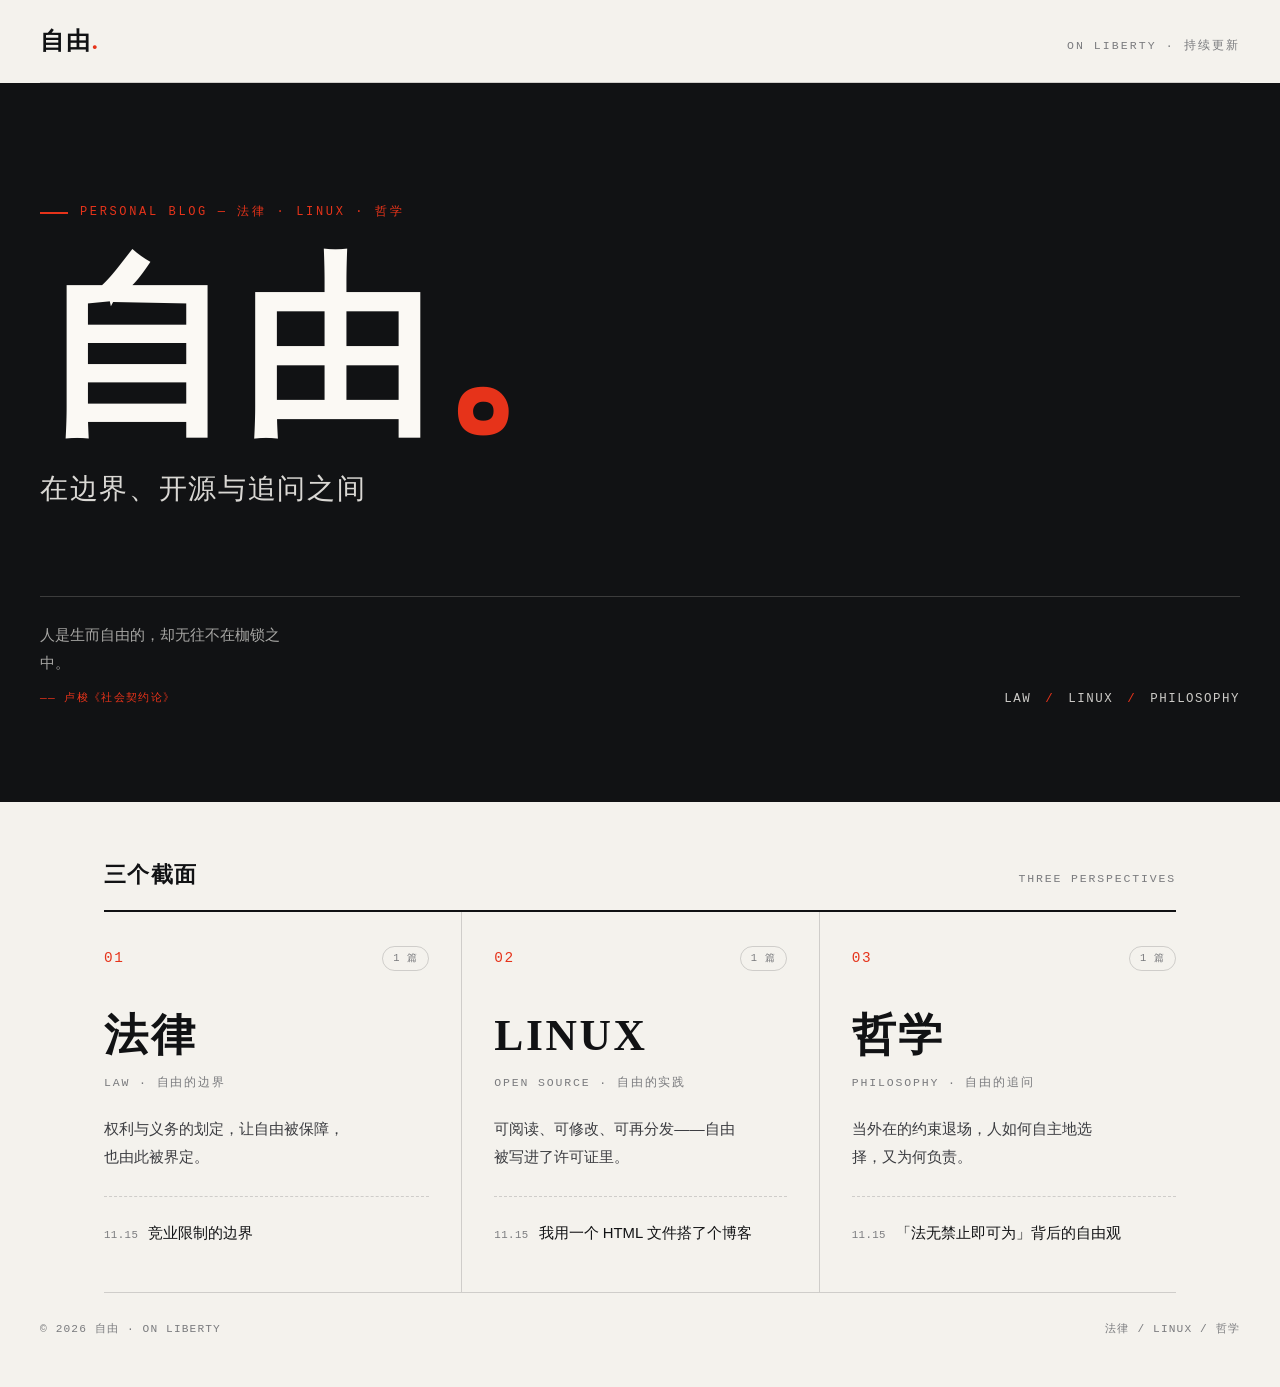
<file: index.html>
<!DOCTYPE html>
<html lang="zh-CN">
<head>
  <meta charset="UTF-8">
  <meta name="viewport" content="width=device-width, initial-scale=1.0">
  <title>自由 · 法律 / LINUX / 哲学</title>
  <meta name="description" content="一个关于自由的个人博客：法律的边界、哲学的追问，与 Linux 的开源精神。">
  <link rel="canonical" href="https://blog.lianglianglaw.cn/">
  <meta property="og:type" content="website">
  <meta property="og:title" content="自由 · On Liberty">
  <meta property="og:description" content="法律的边界、哲学的追问，与 Linux 的开源精神。">
  <meta name="theme-color" content="#111214">
  <link rel="stylesheet" href="assets/style.css">
</head>
<body>

  <header class="site-header wrap">
    <a class="brand" href="index.html">自由<i>.</i></a>
    <span class="header-meta">On Liberty · 持续更新</span>
  </header>

  <main>
    <!-- 首屏：站点主题与定位 -->
    <section class="hero">
      <div class="wrap hero-inner">
        <p class="eyebrow">Personal Blog — 法律 · LINUX · 哲学</p>
        <h1 class="hero-title">自由<span>。</span></h1>
        <p class="hero-sub">在边界、开源与追问之间</p>

        <div class="hero-bottom">
          <blockquote class="quote">
            人是生而自由的，却无往不在枷锁之中。
            <cite>—— 卢梭《社会契约论》</cite>
          </blockquote>
          <div class="hero-tags">
            <span>LAW</span><span>LINUX</span><span>PHILOSOPHY</span>
          </div>
        </div>
      </div>
    </section>

    <!-- 三大板块：每篇文章是 articles/ 下的独立页面，在对应 .post-list 里加一条 <li> -->
    <section class="wrap" aria-label="内容板块">
      <div class="sections-head">
        <h2>三个截面</h2>
        <span>THREE PERSPECTIVES</span>
      </div>

      <div class="grid">

        <!-- 01 法律 -->
        <article class="card" id="law">
          <div class="card-top">
            <span class="num">01</span>
            <span class="status">1 篇</span>
          </div>
          <h3>法律</h3>
          <p class="en">Law · 自由的边界</p>
          <p class="desc">权利与义务的划定，让自由被保障，也由此被界定。</p>
          <ul class="post-list">
            <li>
              <time datetime="2026-11-15">11.15</time>
              <a href="articles/non-compete-boundary.html">竞业限制的边界</a>
            </li>
          </ul>
        </article>

        <!-- 02 LINUX -->
        <article class="card" id="linux">
          <div class="card-top">
            <span class="num">02</span>
            <span class="status">1 篇</span>
          </div>
          <h3>LINUX</h3>
          <p class="en">Open Source · 自由的实践</p>
          <p class="desc">可阅读、可修改、可再分发——自由被写进了许可证里。</p>
          <ul class="post-list">
            <li>
              <time datetime="2026-11-15">11.15</time>
              <a href="articles/one-html-blog.html">我用一个 HTML 文件搭了个博客</a>
            </li>
          </ul>
        </article>

        <!-- 03 哲学 -->
        <article class="card" id="philosophy">
          <div class="card-top">
            <span class="num">03</span>
            <span class="status">1 篇</span>
          </div>
          <h3>哲学</h3>
          <p class="en">Philosophy · 自由的追问</p>
          <p class="desc">当外在的约束退场，人如何自主地选择，又为何负责。</p>
          <ul class="post-list">
            <li>
              <time datetime="2026-11-15">11.15</time>
              <a href="articles/freedom-where-law-is-silent.html">「法无禁止即可为」背后的自由观</a>
            </li>
          </ul>
        </article>

      </div>
    </section>
  </main>

  <footer class="site-footer wrap">
    <span>© 2026 自由 · ON LIBERTY</span>
    <span>法律 / LINUX / 哲学</span>
  </footer>

</body>
</html>
</file>
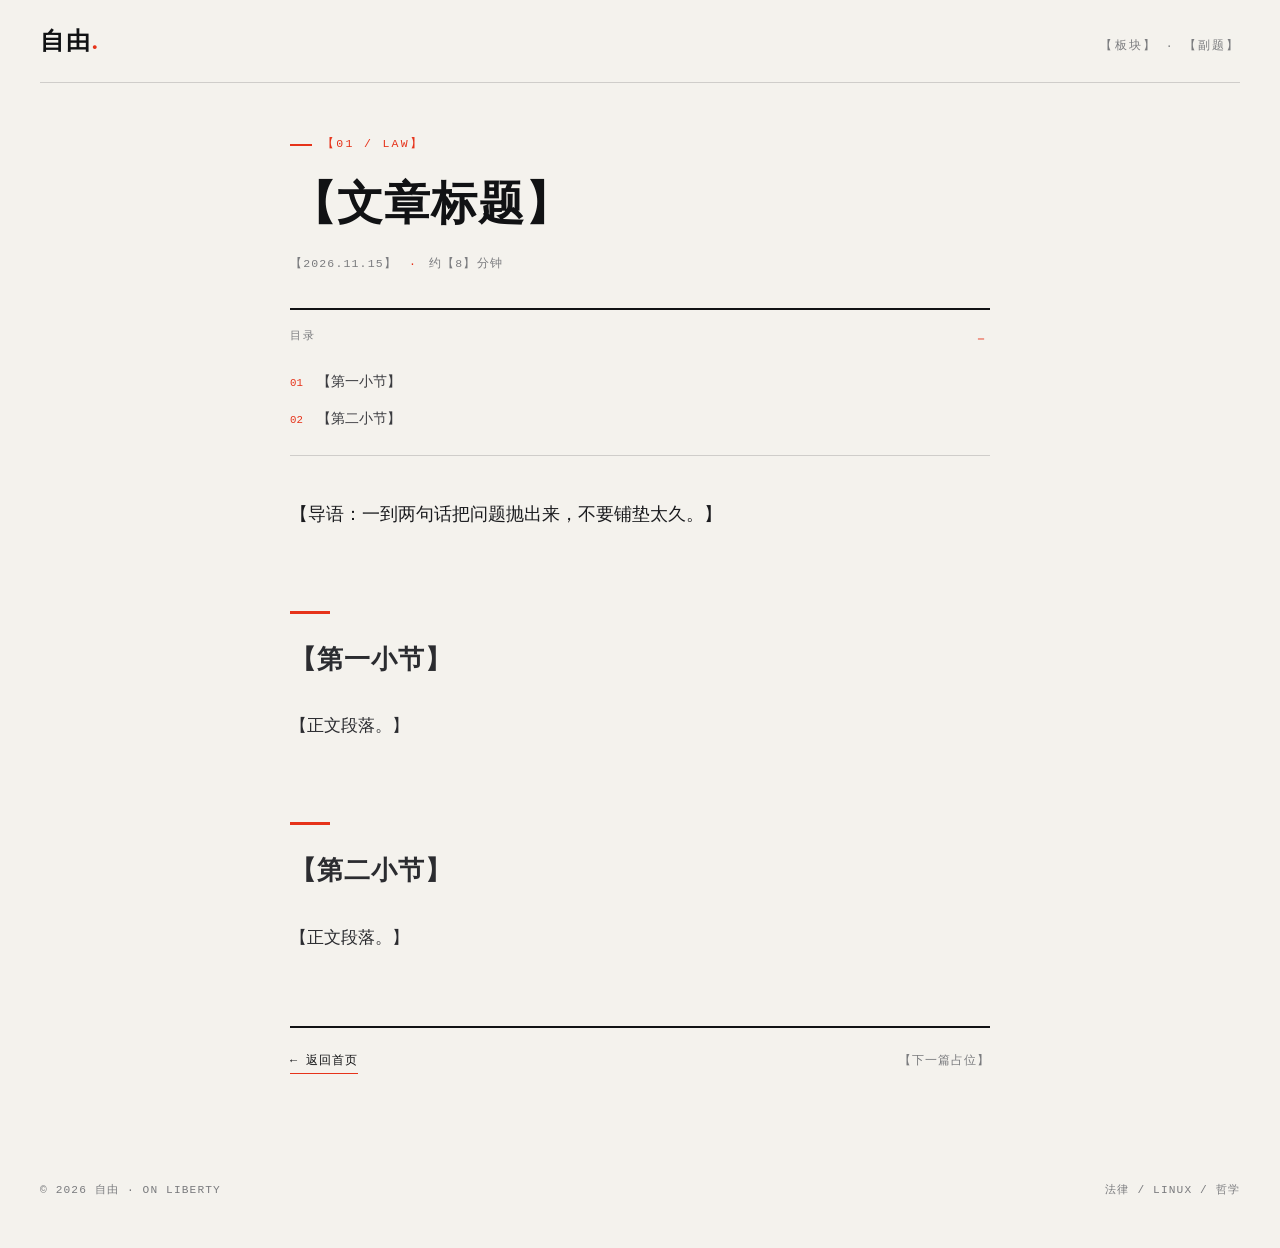
<file: articles/_template .html>
<!DOCTYPE html>
<!-- ============================================================
     文章模板 · 用法
     1. 复制本文件，重命名为英文小写短横线形式，例如 kejixianzhi.html
     2. 全局替换所有【】占位内容
     3. 目录里的每一项要和正文 h2 的 id 对应
     4. 在 index.html 对应板块的 .post-list 里加一条 <li>
     ============================================================ -->
<html lang="zh-CN">
<head>
  <meta charset="UTF-8">
  <meta name="viewport" content="width=device-width, initial-scale=1.0">
  <title>【文章标题】 · 自由</title>
  <meta name="description" content="【一句话摘要，60~120 字，会出现在搜索结果里】">
  <link rel="canonical" href="https://blog.lianglianglaw.cn/articles/【文件名】.html">
  <meta property="og:type" content="article">
  <meta property="og:title" content="【文章标题】">
  <meta property="og:description" content="【摘要】">
  <meta name="theme-color" content="#111214">
  <link rel="stylesheet" href="../assets/style.css">
</head>
<body>

  <header class="site-header wrap">
    <a class="brand" href="../index.html">自由<i>.</i></a>
    <!-- 板块与副题：01 法律 / 02 LINUX / 03 哲学 -->
    <span class="header-meta">【板块】 · 【副题】</span>
  </header>

  <main>
    <div class="article-wrap">
      <article>

        <header class="article-header">
          <p class="article-kicker">【01 / LAW】</p>
          <h1 class="article-title">【文章标题】</h1>
          <p class="article-meta">
            <span><time datetime="2026-11-15">【2026.11.15】</time></span>
            <span>约【8】分钟</span>
          </p>
        </header>

        <!-- 目录：条目与正文 h2 的 id 一一对应，不用时整段删掉 -->
        <details class="toc" open>
          <summary>目录</summary>
          <ol>
            <li><a href="#s1">【第一小节】</a></li>
            <li><a href="#s2">【第二小节】</a></li>
          </ol>
        </details>

        <div class="article-body">

          <p>【导语：一到两句话把问题抛出来，不要铺垫太久。】</p>

          <h2 id="s1">【第一小节】</h2>
          <p>【正文段落。】</p>

          <h2 id="s2">【第二小节】</h2>
          <p>【正文段落。】</p>

          <!-- 可选组件，按需保留：
          <table>
            <thead><tr><th>列一</th><th>列二</th></tr></thead>
            <tbody><tr><td>内容</td><td>内容</td></tr></tbody>
          </table>

          <blockquote><p>需要强调的判断或引用。</p></blockquote>

          <pre><code>代码或命令</code></pre>

          <ul><li>要点一</li><li>要点二</li></ul>
          -->

        </div>

        <nav class="article-nav">
          <a href="../index.html">← 返回首页</a>
          <span class="nav-next">【下一篇占位】</span>
        </nav>

      </article>
    </div>
  </main>

  <footer class="site-footer wrap">
    <span>© 2026 自由 · ON LIBERTY</span>
    <span>法律 / LINUX / 哲学</span>
  </footer>

</body>
</html>
</file>
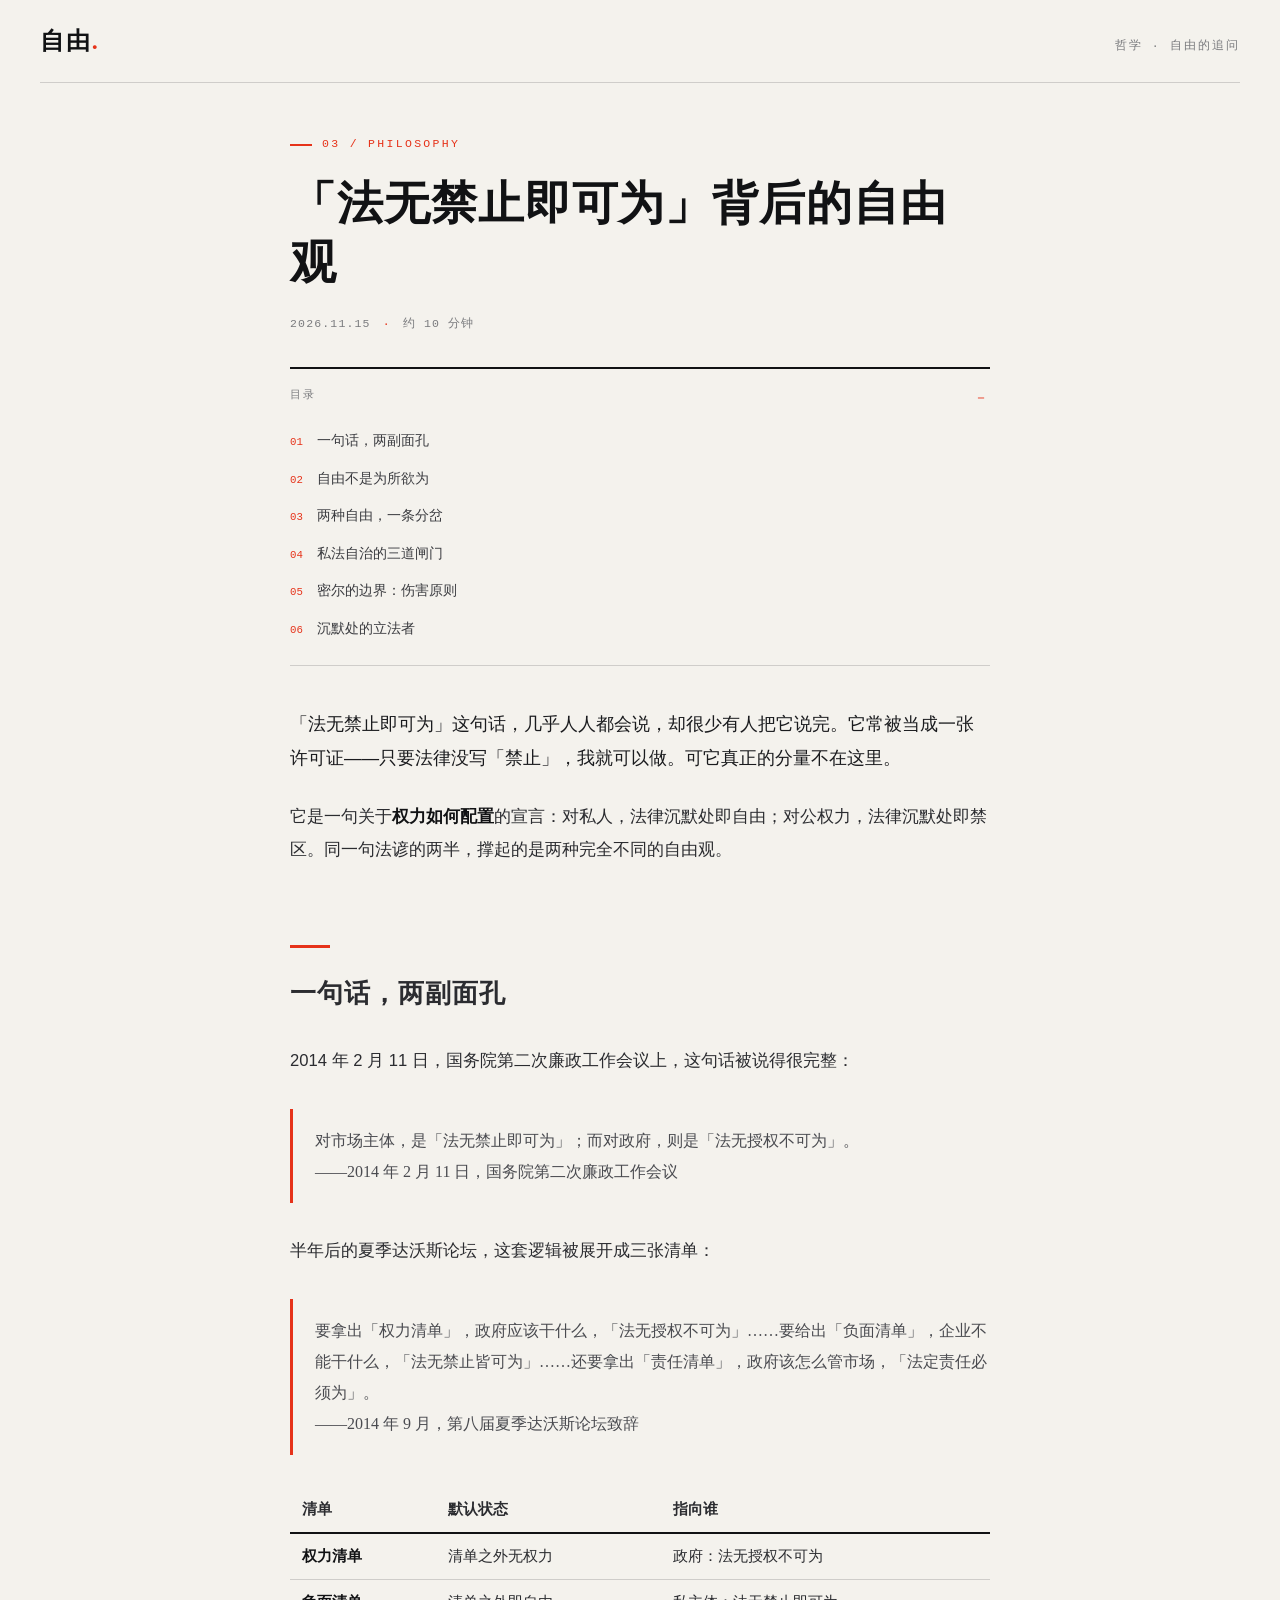
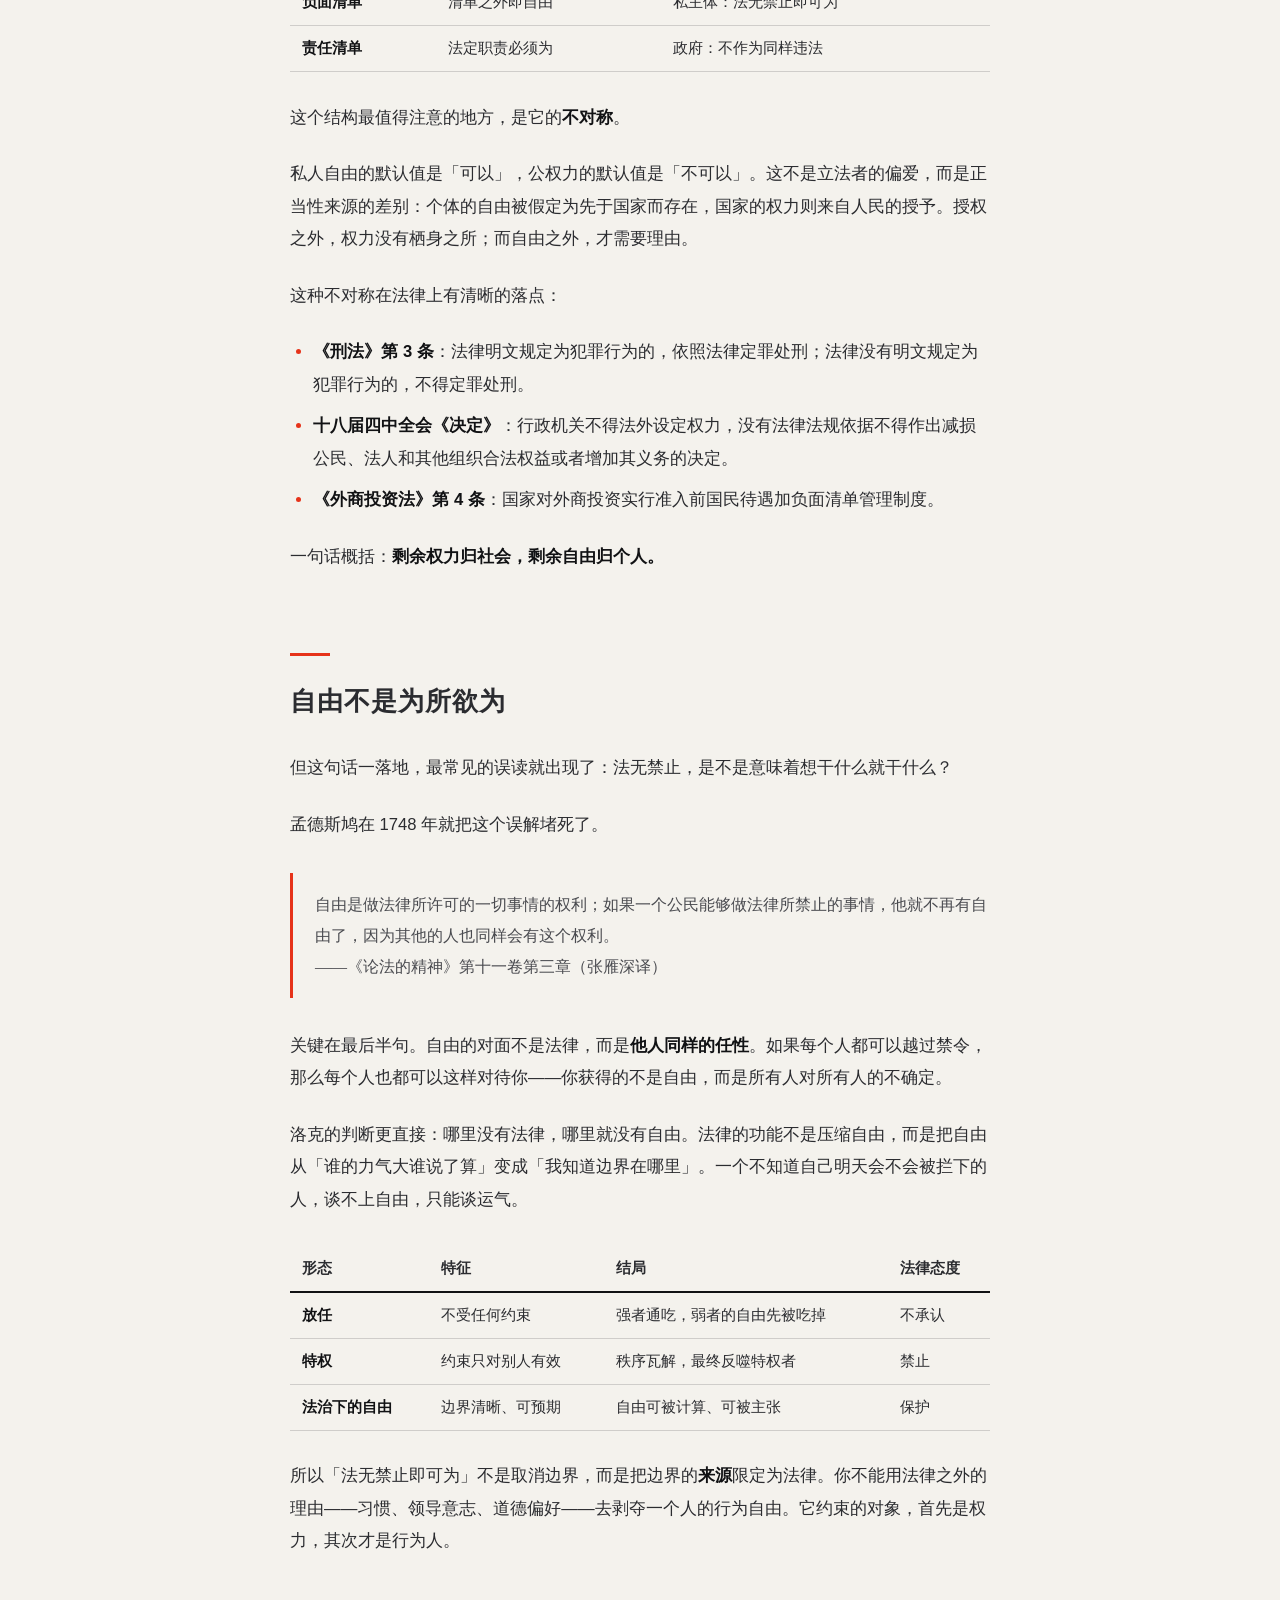
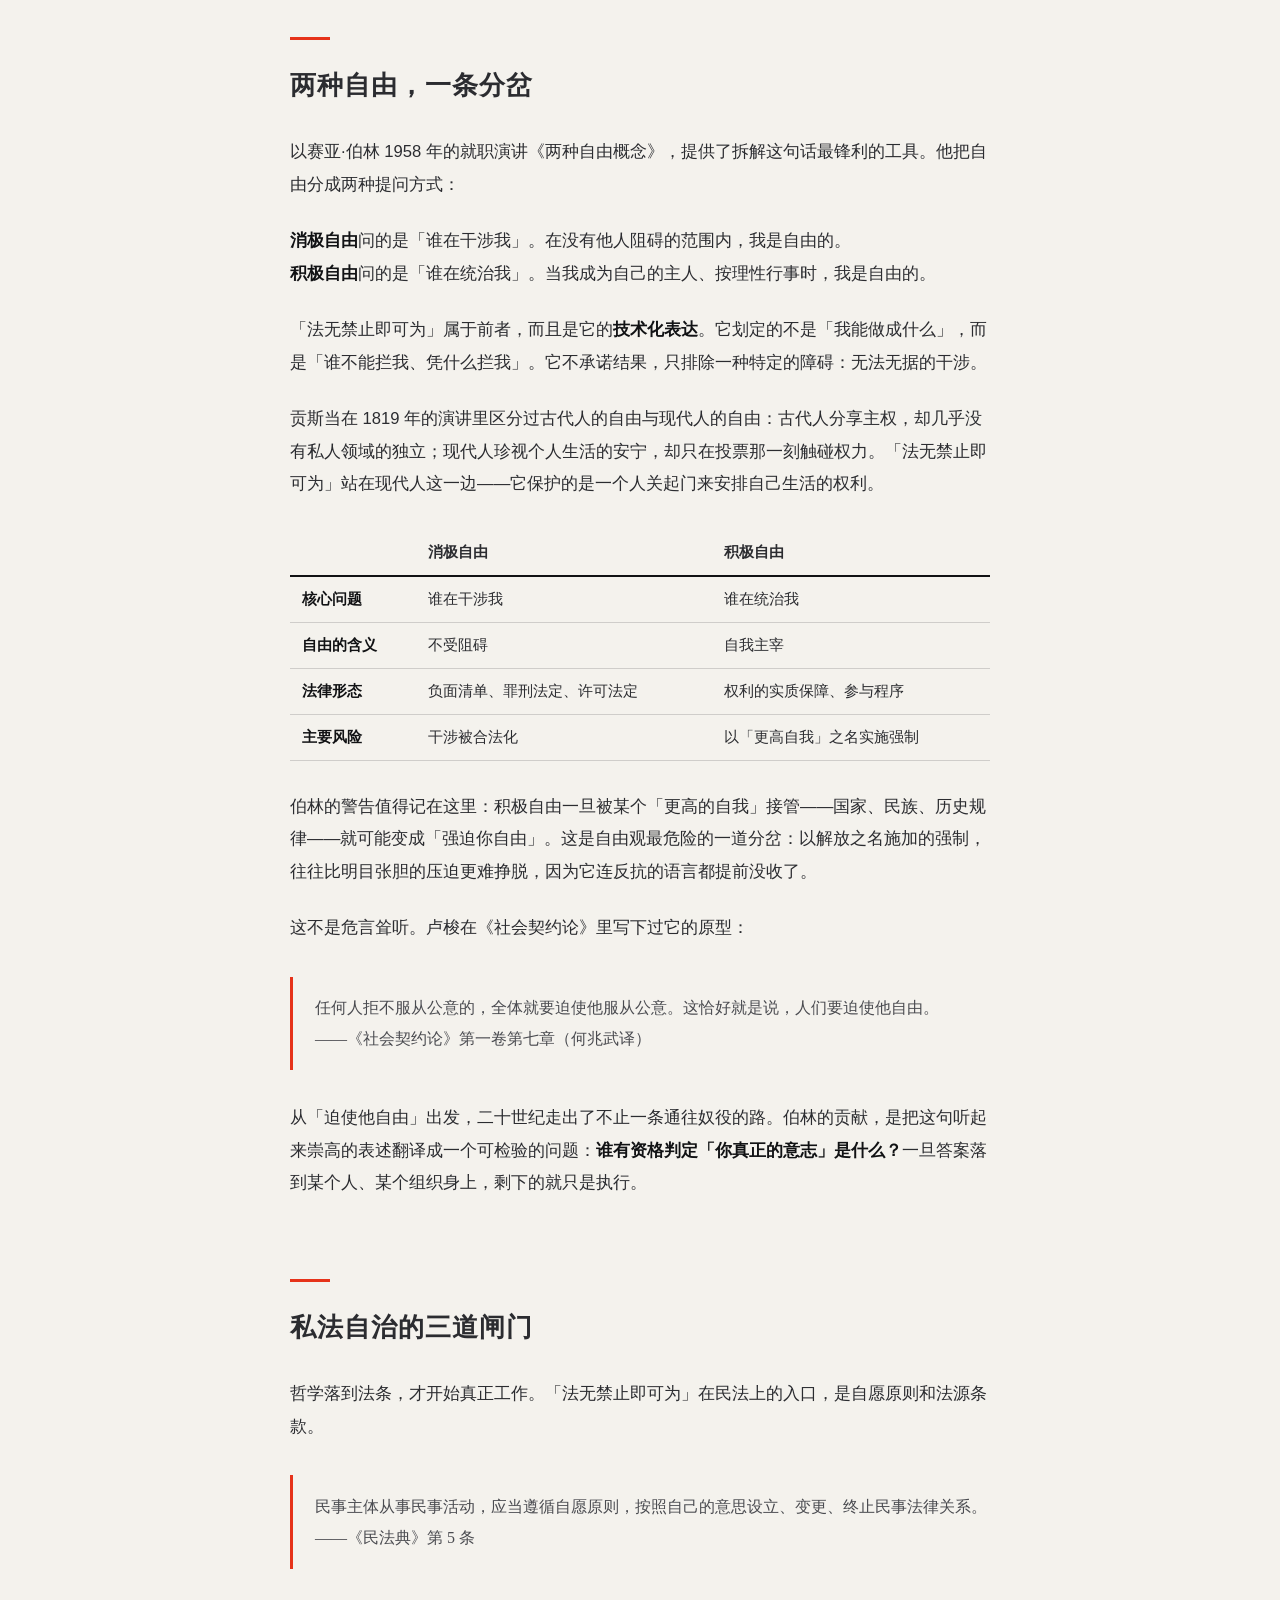
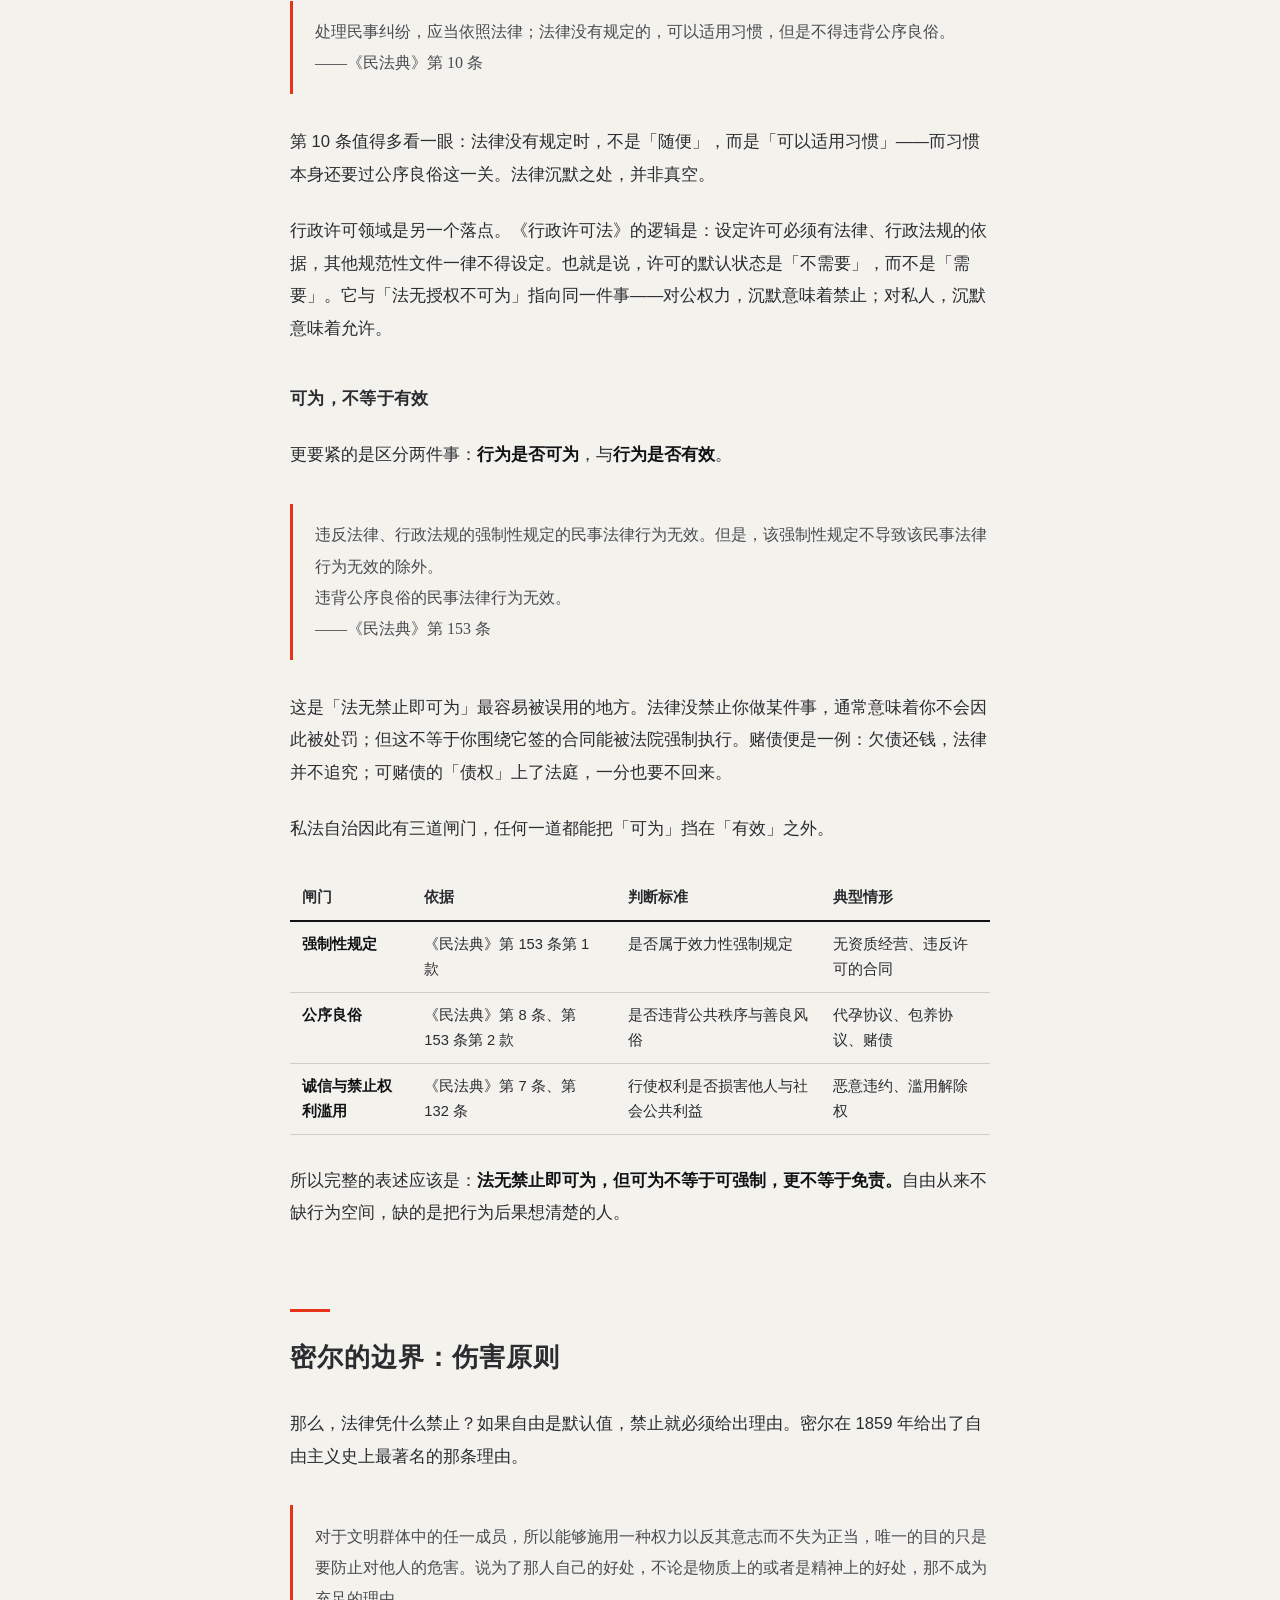
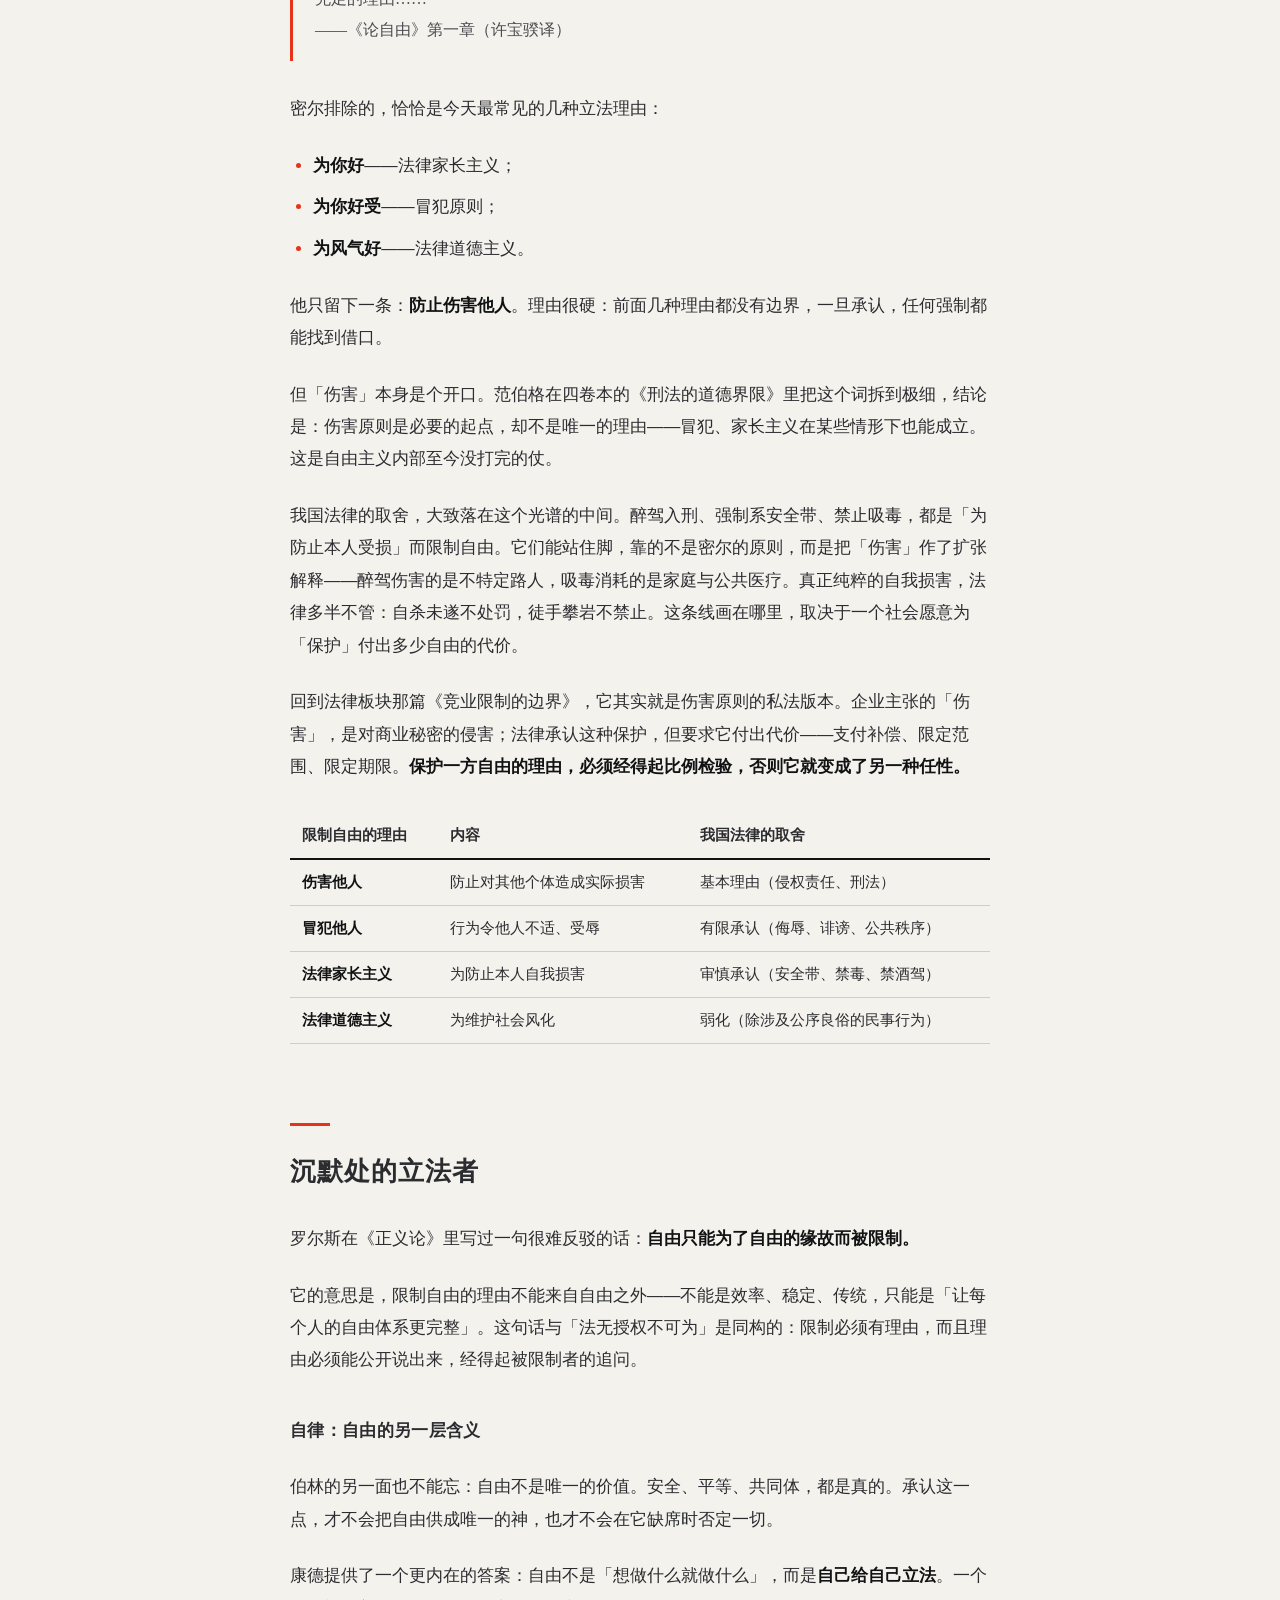
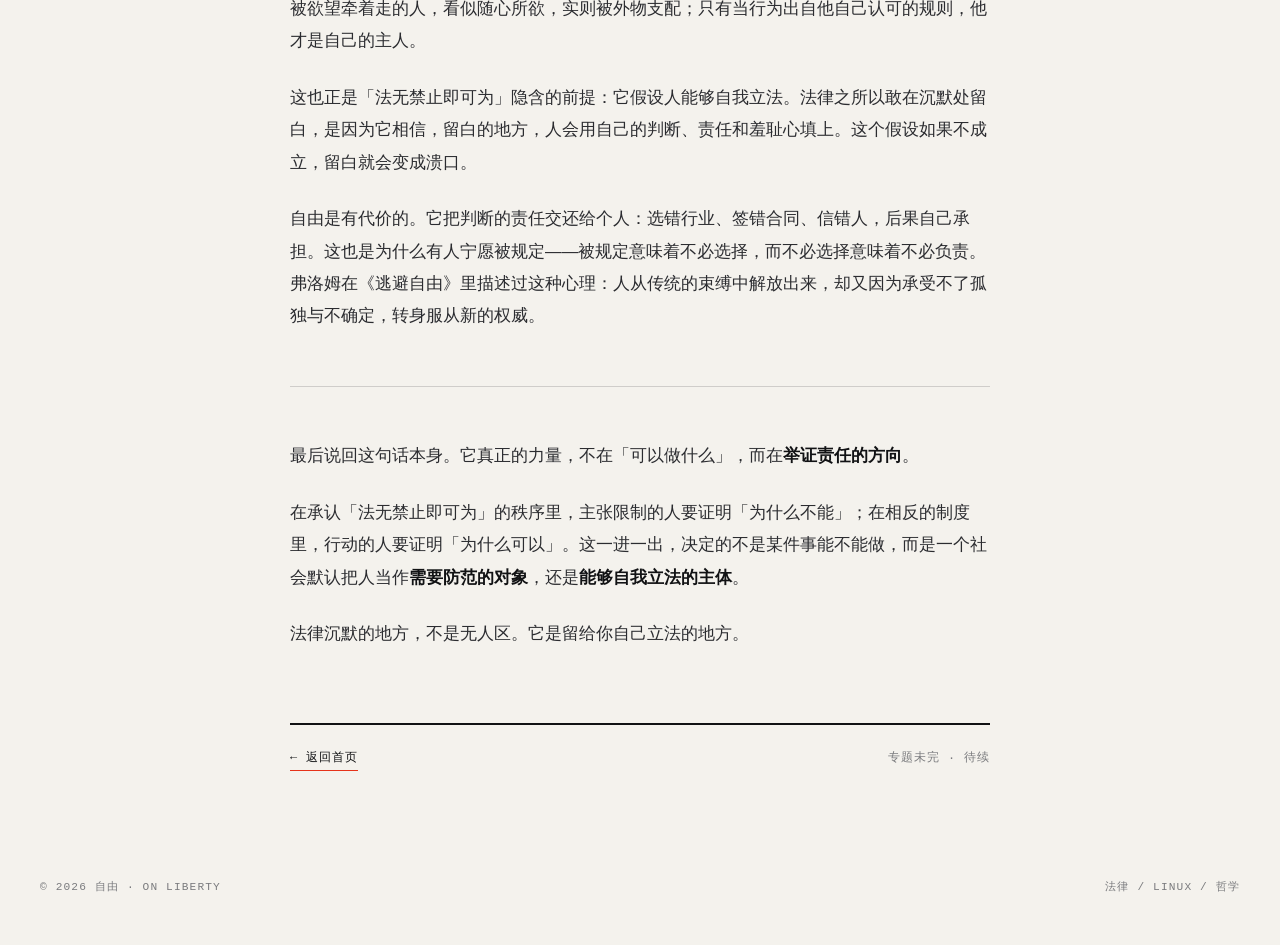
<file: articles/freedom-where-law-is-silent.html>
<!DOCTYPE html>
<html lang="zh-CN">
<head>
  <meta charset="UTF-8">
  <meta name="viewport" content="width=device-width, initial-scale=1.0">
  <title>「法无禁止即可为」背后的自由观 · 自由</title>
  <meta name="description" content="一句法谚的两半：对私人，法律沉默处即自由；对公权力，法律沉默处即禁区。从孟德斯鸠、密尔、伯林到民法典第5条、第10条、第153条，拆解这句话背后的自由观。">
  <link rel="canonical" href="https://blog.lianglianglaw.cn/articles/freedom-where-law-is-silent.html">
  <meta property="og:type" content="article">
  <meta property="og:title" content="「法无禁止即可为」背后的自由观">
  <meta property="og:description" content="法律沉默的地方，不是无人区，而是留给你自己立法的地方。">
  <meta name="theme-color" content="#111214">
  <link rel="stylesheet" href="../assets/style.css">
</head>
<body>

  <header class="site-header wrap">
    <a class="brand" href="../index.html">自由<i>.</i></a>
    <span class="header-meta">哲学 · 自由的追问</span>
  </header>

  <main>
    <div class="article-wrap">
      <article>

        <header class="article-header">
          <p class="article-kicker">03 / PHILOSOPHY</p>
          <h1 class="article-title">「法无禁止即可为」背后的自由观</h1>
          <p class="article-meta">
            <span><time datetime="2026-11-15">2026.11.15</time></span>
            <span>约 10 分钟</span>
          </p>
        </header>

        <details class="toc" open>
          <summary>目录</summary>
          <ol>
            <li><a href="#twofaces">一句话，两副面孔</a></li>
            <li><a href="#notlicense">自由不是为所欲为</a></li>
            <li><a href="#twoliberties">两种自由，一条分岔</a></li>
            <li><a href="#gates">私法自治的三道闸门</a></li>
            <li><a href="#harm">密尔的边界：伤害原则</a></li>
            <li><a href="#legislator">沉默处的立法者</a></li>
          </ol>
        </details>

        <div class="article-body">

          <p>「法无禁止即可为」这句话，几乎人人都会说，却很少有人把它说完。它常被当成一张许可证——只要法律没写「禁止」，我就可以做。可它真正的分量不在这里。</p>

          <p>它是一句关于<strong>权力如何配置</strong>的宣言：对私人，法律沉默处即自由；对公权力，法律沉默处即禁区。同一句法谚的两半，撑起的是两种完全不同的自由观。</p>

          <h2 id="twofaces">一句话，两副面孔</h2>

          <p>2014 年 2 月 11 日，国务院第二次廉政工作会议上，这句话被说得很完整：</p>

          <blockquote>
            <p>对市场主体，是「法无禁止即可为」；而对政府，则是「法无授权不可为」。<br>——2014 年 2 月 11 日，国务院第二次廉政工作会议</p>
          </blockquote>

          <p>半年后的夏季达沃斯论坛，这套逻辑被展开成三张清单：</p>

          <blockquote>
            <p>要拿出「权力清单」，政府应该干什么，「法无授权不可为」……要给出「负面清单」，企业不能干什么，「法无禁止皆可为」……还要拿出「责任清单」，政府该怎么管市场，「法定责任必须为」。<br>——2014 年 9 月，第八届夏季达沃斯论坛致辞</p>
          </blockquote>

          <table>
            <thead>
              <tr><th>清单</th><th>默认状态</th><th>指向谁</th></tr>
            </thead>
            <tbody>
              <tr>
                <td><strong>权力清单</strong></td>
                <td>清单之外无权力</td>
                <td>政府：法无授权不可为</td>
              </tr>
              <tr>
                <td><strong>负面清单</strong></td>
                <td>清单之外即自由</td>
                <td>私主体：法无禁止即可为</td>
              </tr>
              <tr>
                <td><strong>责任清单</strong></td>
                <td>法定职责必须为</td>
                <td>政府：不作为同样违法</td>
              </tr>
            </tbody>
          </table>

          <p>这个结构最值得注意的地方，是它的<strong>不对称</strong>。</p>

          <p>私人自由的默认值是「可以」，公权力的默认值是「不可以」。这不是立法者的偏爱，而是正当性来源的差别：个体的自由被假定为先于国家而存在，国家的权力则来自人民的授予。授权之外，权力没有栖身之所；而自由之外，才需要理由。</p>

          <p>这种不对称在法律上有清晰的落点：</p>

          <ul>
            <li><strong>《刑法》第 3 条</strong>：法律明文规定为犯罪行为的，依照法律定罪处刑；法律没有明文规定为犯罪行为的，不得定罪处刑。</li>
            <li><strong>十八届四中全会《决定》</strong>：行政机关不得法外设定权力，没有法律法规依据不得作出减损公民、法人和其他组织合法权益或者增加其义务的决定。</li>
            <li><strong>《外商投资法》第 4 条</strong>：国家对外商投资实行准入前国民待遇加负面清单管理制度。</li>
          </ul>

          <p>一句话概括：<strong>剩余权力归社会，剩余自由归个人。</strong></p>

          <h2 id="notlicense">自由不是为所欲为</h2>

          <p>但这句话一落地，最常见的误读就出现了：法无禁止，是不是意味着想干什么就干什么？</p>

          <p>孟德斯鸠在 1748 年就把这个误解堵死了。</p>

          <blockquote>
            <p>自由是做法律所许可的一切事情的权利；如果一个公民能够做法律所禁止的事情，他就不再有自由了，因为其他的人也同样会有这个权利。<br>——《论法的精神》第十一卷第三章（张雁深译）</p>
          </blockquote>

          <p>关键在最后半句。自由的对面不是法律，而是<strong>他人同样的任性</strong>。如果每个人都可以越过禁令，那么每个人也都可以这样对待你——你获得的不是自由，而是所有人对所有人的不确定。</p>

          <p>洛克的判断更直接：哪里没有法律，哪里就没有自由。法律的功能不是压缩自由，而是把自由从「谁的力气大谁说了算」变成「我知道边界在哪里」。一个不知道自己明天会不会被拦下的人，谈不上自由，只能谈运气。</p>

          <table>
            <thead>
              <tr><th>形态</th><th>特征</th><th>结局</th><th>法律态度</th></tr>
            </thead>
            <tbody>
              <tr>
                <td><strong>放任</strong></td>
                <td>不受任何约束</td>
                <td>强者通吃，弱者的自由先被吃掉</td>
                <td>不承认</td>
              </tr>
              <tr>
                <td><strong>特权</strong></td>
                <td>约束只对别人有效</td>
                <td>秩序瓦解，最终反噬特权者</td>
                <td>禁止</td>
              </tr>
              <tr>
                <td><strong>法治下的自由</strong></td>
                <td>边界清晰、可预期</td>
                <td>自由可被计算、可被主张</td>
                <td>保护</td>
              </tr>
            </tbody>
          </table>

          <p>所以「法无禁止即可为」不是取消边界，而是把边界的<strong>来源</strong>限定为法律。你不能用法律之外的理由——习惯、领导意志、道德偏好——去剥夺一个人的行为自由。它约束的对象，首先是权力，其次才是行为人。</p>

          <h2 id="twoliberties">两种自由，一条分岔</h2>

          <p>以赛亚·伯林 1958 年的就职演讲《两种自由概念》，提供了拆解这句话最锋利的工具。他把自由分成两种提问方式：</p>

          <p><strong>消极自由</strong>问的是「谁在干涉我」。在没有他人阻碍的范围内，我是自由的。<br><strong>积极自由</strong>问的是「谁在统治我」。当我成为自己的主人、按理性行事时，我是自由的。</p>

          <p>「法无禁止即可为」属于前者，而且是它的<strong>技术化表达</strong>。它划定的不是「我能做成什么」，而是「谁不能拦我、凭什么拦我」。它不承诺结果，只排除一种特定的障碍：无法无据的干涉。</p>

          <p>贡斯当在 1819 年的演讲里区分过古代人的自由与现代人的自由：古代人分享主权，却几乎没有私人领域的独立；现代人珍视个人生活的安宁，却只在投票那一刻触碰权力。「法无禁止即可为」站在现代人这一边——它保护的是一个人关起门来安排自己生活的权利。</p>

          <table>
            <thead>
              <tr><th></th><th>消极自由</th><th>积极自由</th></tr>
            </thead>
            <tbody>
              <tr><td><strong>核心问题</strong></td><td>谁在干涉我</td><td>谁在统治我</td></tr>
              <tr><td><strong>自由的含义</strong></td><td>不受阻碍</td><td>自我主宰</td></tr>
              <tr><td><strong>法律形态</strong></td><td>负面清单、罪刑法定、许可法定</td><td>权利的实质保障、参与程序</td></tr>
              <tr><td><strong>主要风险</strong></td><td>干涉被合法化</td><td>以「更高自我」之名实施强制</td></tr>
            </tbody>
          </table>

          <p>伯林的警告值得记在这里：积极自由一旦被某个「更高的自我」接管——国家、民族、历史规律——就可能变成「强迫你自由」。这是自由观最危险的一道分岔：以解放之名施加的强制，往往比明目张胆的压迫更难挣脱，因为它连反抗的语言都提前没收了。</p>

          <p>这不是危言耸听。卢梭在《社会契约论》里写下过它的原型：</p>

          <blockquote>
            <p>任何人拒不服从公意的，全体就要迫使他服从公意。这恰好就是说，人们要迫使他自由。<br>——《社会契约论》第一卷第七章（何兆武译）</p>
          </blockquote>

          <p>从「迫使他自由」出发，二十世纪走出了不止一条通往奴役的路。伯林的贡献，是把这句听起来崇高的表述翻译成一个可检验的问题：<strong>谁有资格判定「你真正的意志」是什么？</strong>一旦答案落到某个人、某个组织身上，剩下的就只是执行。</p>

          <h2 id="gates">私法自治的三道闸门</h2>

          <p>哲学落到法条，才开始真正工作。「法无禁止即可为」在民法上的入口，是自愿原则和法源条款。</p>

          <blockquote>
            <p>民事主体从事民事活动，应当遵循自愿原则，按照自己的意思设立、变更、终止民事法律关系。<br>——《民法典》第 5 条</p>
          </blockquote>

          <blockquote>
            <p>处理民事纠纷，应当依照法律；法律没有规定的，可以适用习惯，但是不得违背公序良俗。<br>——《民法典》第 10 条</p>
          </blockquote>

          <p>第 10 条值得多看一眼：法律没有规定时，不是「随便」，而是「可以适用习惯」——而习惯本身还要过公序良俗这一关。法律沉默之处，并非真空。</p>

          <p>行政许可领域是另一个落点。《行政许可法》的逻辑是：设定许可必须有法律、行政法规的依据，其他规范性文件一律不得设定。也就是说，许可的默认状态是「不需要」，而不是「需要」。它与「法无授权不可为」指向同一件事——对公权力，沉默意味着禁止；对私人，沉默意味着允许。</p>

          <h3>可为，不等于有效</h3>

          <p>更要紧的是区分两件事：<strong>行为是否可为</strong>，与<strong>行为是否有效</strong>。</p>

          <blockquote>
            <p>违反法律、行政法规的强制性规定的民事法律行为无效。但是，该强制性规定不导致该民事法律行为无效的除外。<br>违背公序良俗的民事法律行为无效。<br>——《民法典》第 153 条</p>
          </blockquote>

          <p>这是「法无禁止即可为」最容易被误用的地方。法律没禁止你做某件事，通常意味着你不会因此被处罚；但这不等于你围绕它签的合同能被法院强制执行。赌债便是一例：欠债还钱，法律并不追究；可赌债的「债权」上了法庭，一分也要不回来。</p>

          <p>私法自治因此有三道闸门，任何一道都能把「可为」挡在「有效」之外。</p>

          <table>
            <thead>
              <tr><th>闸门</th><th>依据</th><th>判断标准</th><th>典型情形</th></tr>
            </thead>
            <tbody>
              <tr>
                <td><strong>强制性规定</strong></td>
                <td>《民法典》第 153 条第 1 款</td>
                <td>是否属于效力性强制规定</td>
                <td>无资质经营、违反许可的合同</td>
              </tr>
              <tr>
                <td><strong>公序良俗</strong></td>
                <td>《民法典》第 8 条、第 153 条第 2 款</td>
                <td>是否违背公共秩序与善良风俗</td>
                <td>代孕协议、包养协议、赌债</td>
              </tr>
              <tr>
                <td><strong>诚信与禁止权利滥用</strong></td>
                <td>《民法典》第 7 条、第 132 条</td>
                <td>行使权利是否损害他人与社会公共利益</td>
                <td>恶意违约、滥用解除权</td>
              </tr>
            </tbody>
          </table>

          <p>所以完整的表述应该是：<strong>法无禁止即可为，但可为不等于可强制，更不等于免责。</strong>自由从来不缺行为空间，缺的是把行为后果想清楚的人。</p>

          <h2 id="harm">密尔的边界：伤害原则</h2>

          <p>那么，法律凭什么禁止？如果自由是默认值，禁止就必须给出理由。密尔在 1859 年给出了自由主义史上最著名的那条理由。</p>

          <blockquote>
            <p>对于文明群体中的任一成员，所以能够施用一种权力以反其意志而不失为正当，唯一的目的只是要防止对他人的危害。说为了那人自己的好处，不论是物质上的或者是精神上的好处，那不成为充足的理由……<br>——《论自由》第一章（许宝骙译）</p>
          </blockquote>

          <p>密尔排除的，恰恰是今天最常见的几种立法理由：</p>

          <ul>
            <li><strong>为你好</strong>——法律家长主义；</li>
            <li><strong>为你好受</strong>——冒犯原则；</li>
            <li><strong>为风气好</strong>——法律道德主义。</li>
          </ul>

          <p>他只留下一条：<strong>防止伤害他人</strong>。理由很硬：前面几种理由都没有边界，一旦承认，任何强制都能找到借口。</p>

          <p>但「伤害」本身是个开口。范伯格在四卷本的《刑法的道德界限》里把这个词拆到极细，结论是：伤害原则是必要的起点，却不是唯一的理由——冒犯、家长主义在某些情形下也能成立。这是自由主义内部至今没打完的仗。</p>

          <p>我国法律的取舍，大致落在这个光谱的中间。醉驾入刑、强制系安全带、禁止吸毒，都是「为防止本人受损」而限制自由。它们能站住脚，靠的不是密尔的原则，而是把「伤害」作了扩张解释——醉驾伤害的是不特定路人，吸毒消耗的是家庭与公共医疗。真正纯粹的自我损害，法律多半不管：自杀未遂不处罚，徒手攀岩不禁止。这条线画在哪里，取决于一个社会愿意为「保护」付出多少自由的代价。</p>

          <p>回到法律板块那篇《竞业限制的边界》，它其实就是伤害原则的私法版本。企业主张的「伤害」，是对商业秘密的侵害；法律承认这种保护，但要求它付出代价——支付补偿、限定范围、限定期限。<strong>保护一方自由的理由，必须经得起比例检验，否则它就变成了另一种任性。</strong></p>

          <table>
            <thead>
              <tr><th>限制自由的理由</th><th>内容</th><th>我国法律的取舍</th></tr>
            </thead>
            <tbody>
              <tr><td><strong>伤害他人</strong></td><td>防止对其他个体造成实际损害</td><td>基本理由（侵权责任、刑法）</td></tr>
              <tr><td><strong>冒犯他人</strong></td><td>行为令他人不适、受辱</td><td>有限承认（侮辱、诽谤、公共秩序）</td></tr>
              <tr><td><strong>法律家长主义</strong></td><td>为防止本人自我损害</td><td>审慎承认（安全带、禁毒、禁酒驾）</td></tr>
              <tr><td><strong>法律道德主义</strong></td><td>为维护社会风化</td><td>弱化（除涉及公序良俗的民事行为）</td></tr>
            </tbody>
          </table>

          <h2 id="legislator">沉默处的立法者</h2>

          <p>罗尔斯在《正义论》里写过一句很难反驳的话：<strong>自由只能为了自由的缘故而被限制。</strong></p>

          <p>它的意思是，限制自由的理由不能来自自由之外——不能是效率、稳定、传统，只能是「让每个人的自由体系更完整」。这句话与「法无授权不可为」是同构的：限制必须有理由，而且理由必须能公开说出来，经得起被限制者的追问。</p>

          <h3>自律：自由的另一层含义</h3>

          <p>伯林的另一面也不能忘：自由不是唯一的价值。安全、平等、共同体，都是真的。承认这一点，才不会把自由供成唯一的神，也才不会在它缺席时否定一切。</p>

          <p>康德提供了一个更内在的答案：自由不是「想做什么就做什么」，而是<strong>自己给自己立法</strong>。一个被欲望牵着走的人，看似随心所欲，实则被外物支配；只有当行为出自他自己认可的规则，他才是自己的主人。</p>

          <p>这也正是「法无禁止即可为」隐含的前提：它假设人能够自我立法。法律之所以敢在沉默处留白，是因为它相信，留白的地方，人会用自己的判断、责任和羞耻心填上。这个假设如果不成立，留白就会变成溃口。</p>

          <p>自由是有代价的。它把判断的责任交还给个人：选错行业、签错合同、信错人，后果自己承担。这也是为什么有人宁愿被规定——被规定意味着不必选择，而不必选择意味着不必负责。弗洛姆在《逃避自由》里描述过这种心理：人从传统的束缚中解放出来，却又因为承受不了孤独与不确定，转身服从新的权威。</p>

          <hr>

          <p>最后说回这句话本身。它真正的力量，不在「可以做什么」，而在<strong>举证责任的方向</strong>。</p>

          <p>在承认「法无禁止即可为」的秩序里，主张限制的人要证明「为什么不能」；在相反的制度里，行动的人要证明「为什么可以」。这一进一出，决定的不是某件事能不能做，而是一个社会默认把人当作<strong>需要防范的对象</strong>，还是<strong>能够自我立法的主体</strong>。</p>

          <p>法律沉默的地方，不是无人区。它是留给你自己立法的地方。</p>

        </div>

        <nav class="article-nav">
          <a href="../index.html">← 返回首页</a>
          <span class="nav-next">专题未完 · 待续</span>
        </nav>

      </article>
    </div>
  </main>

  <footer class="site-footer wrap">
    <span>© 2026 自由 · ON LIBERTY</span>
    <span>法律 / LINUX / 哲学</span>
  </footer>

</body>
</html>
</file>
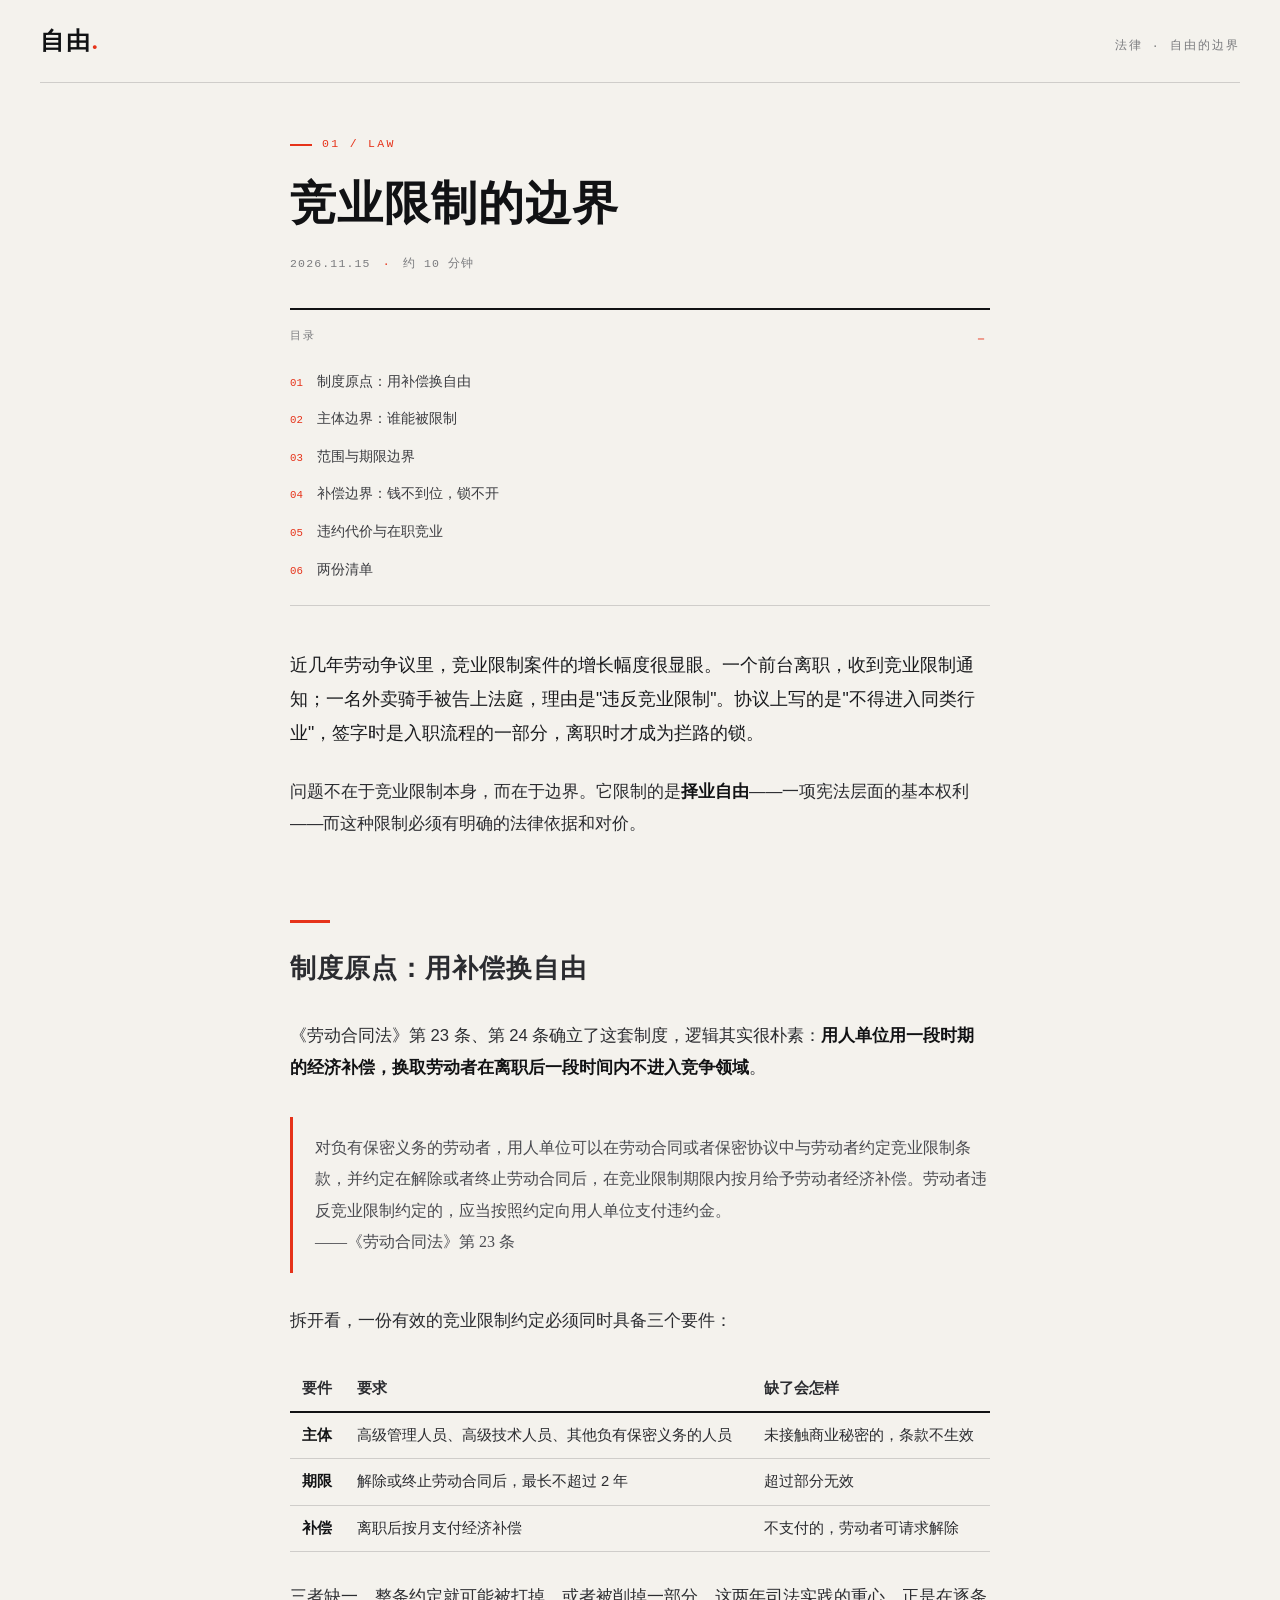
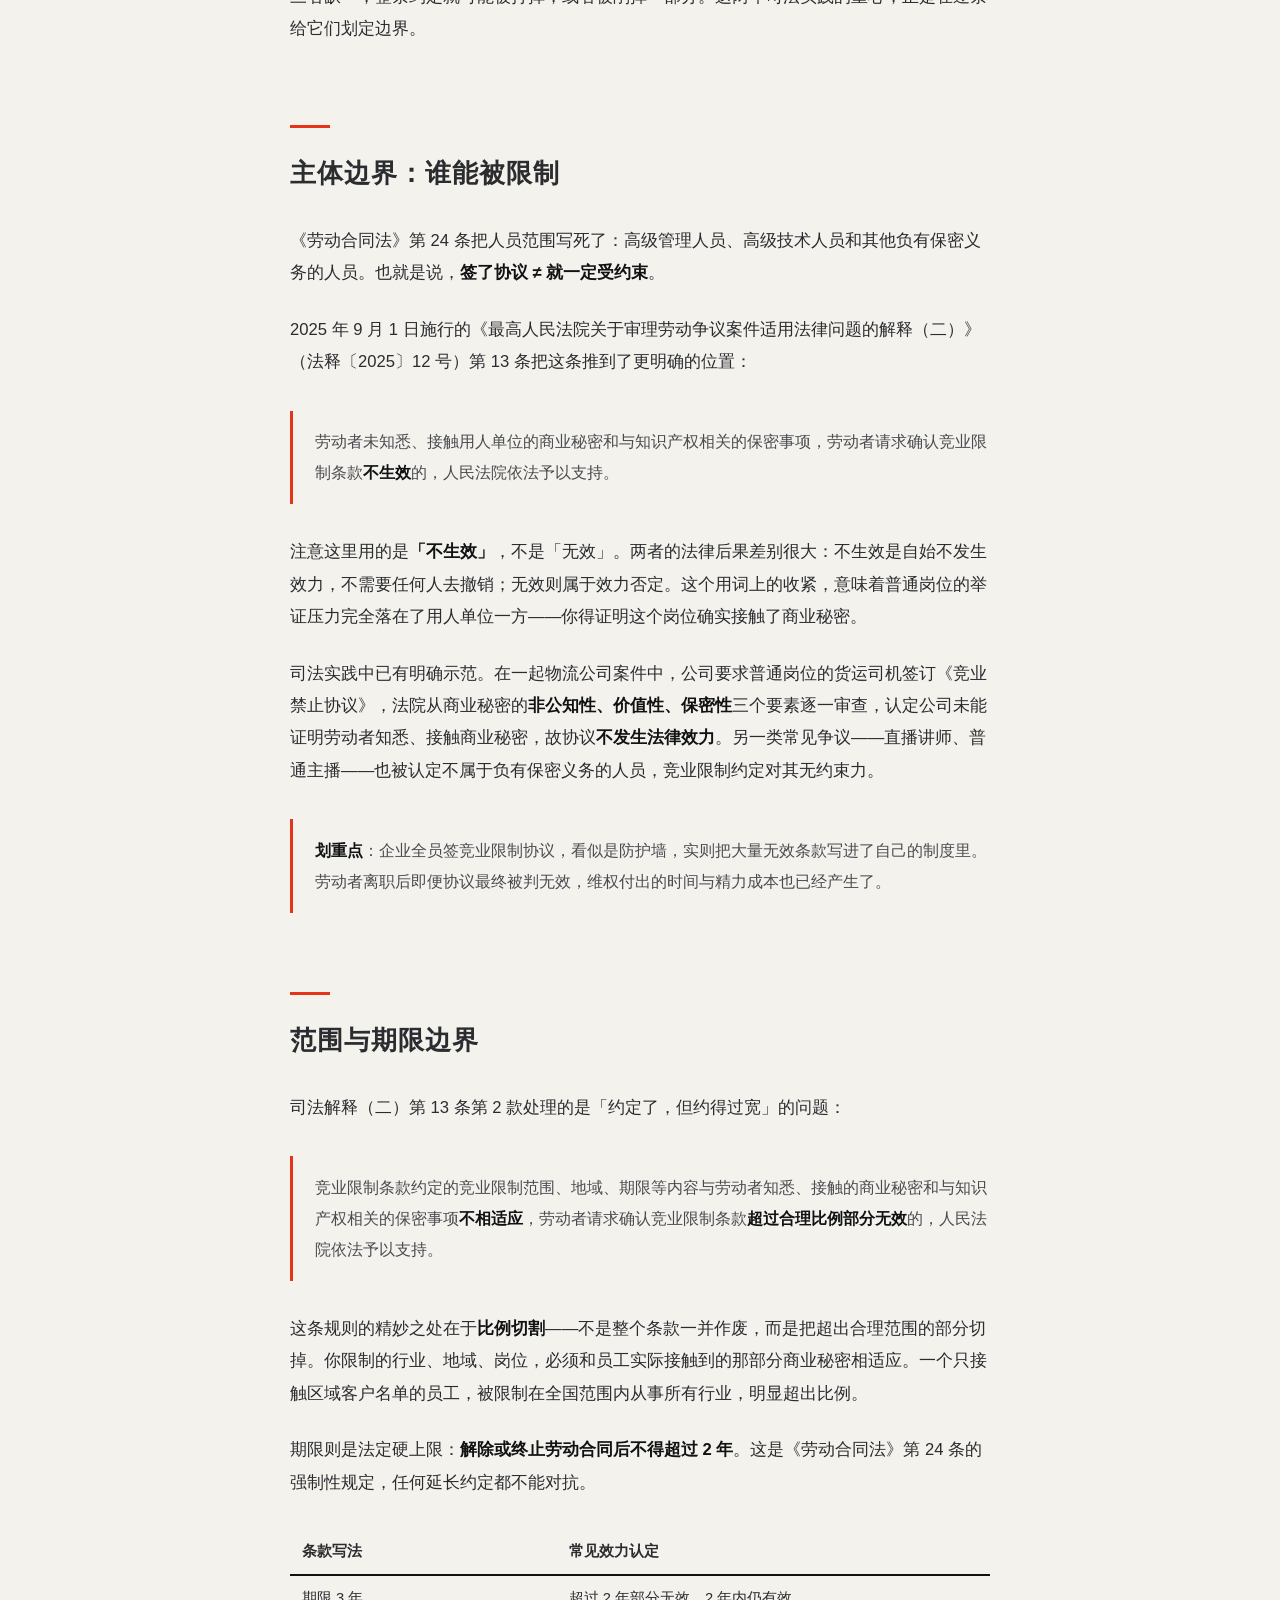
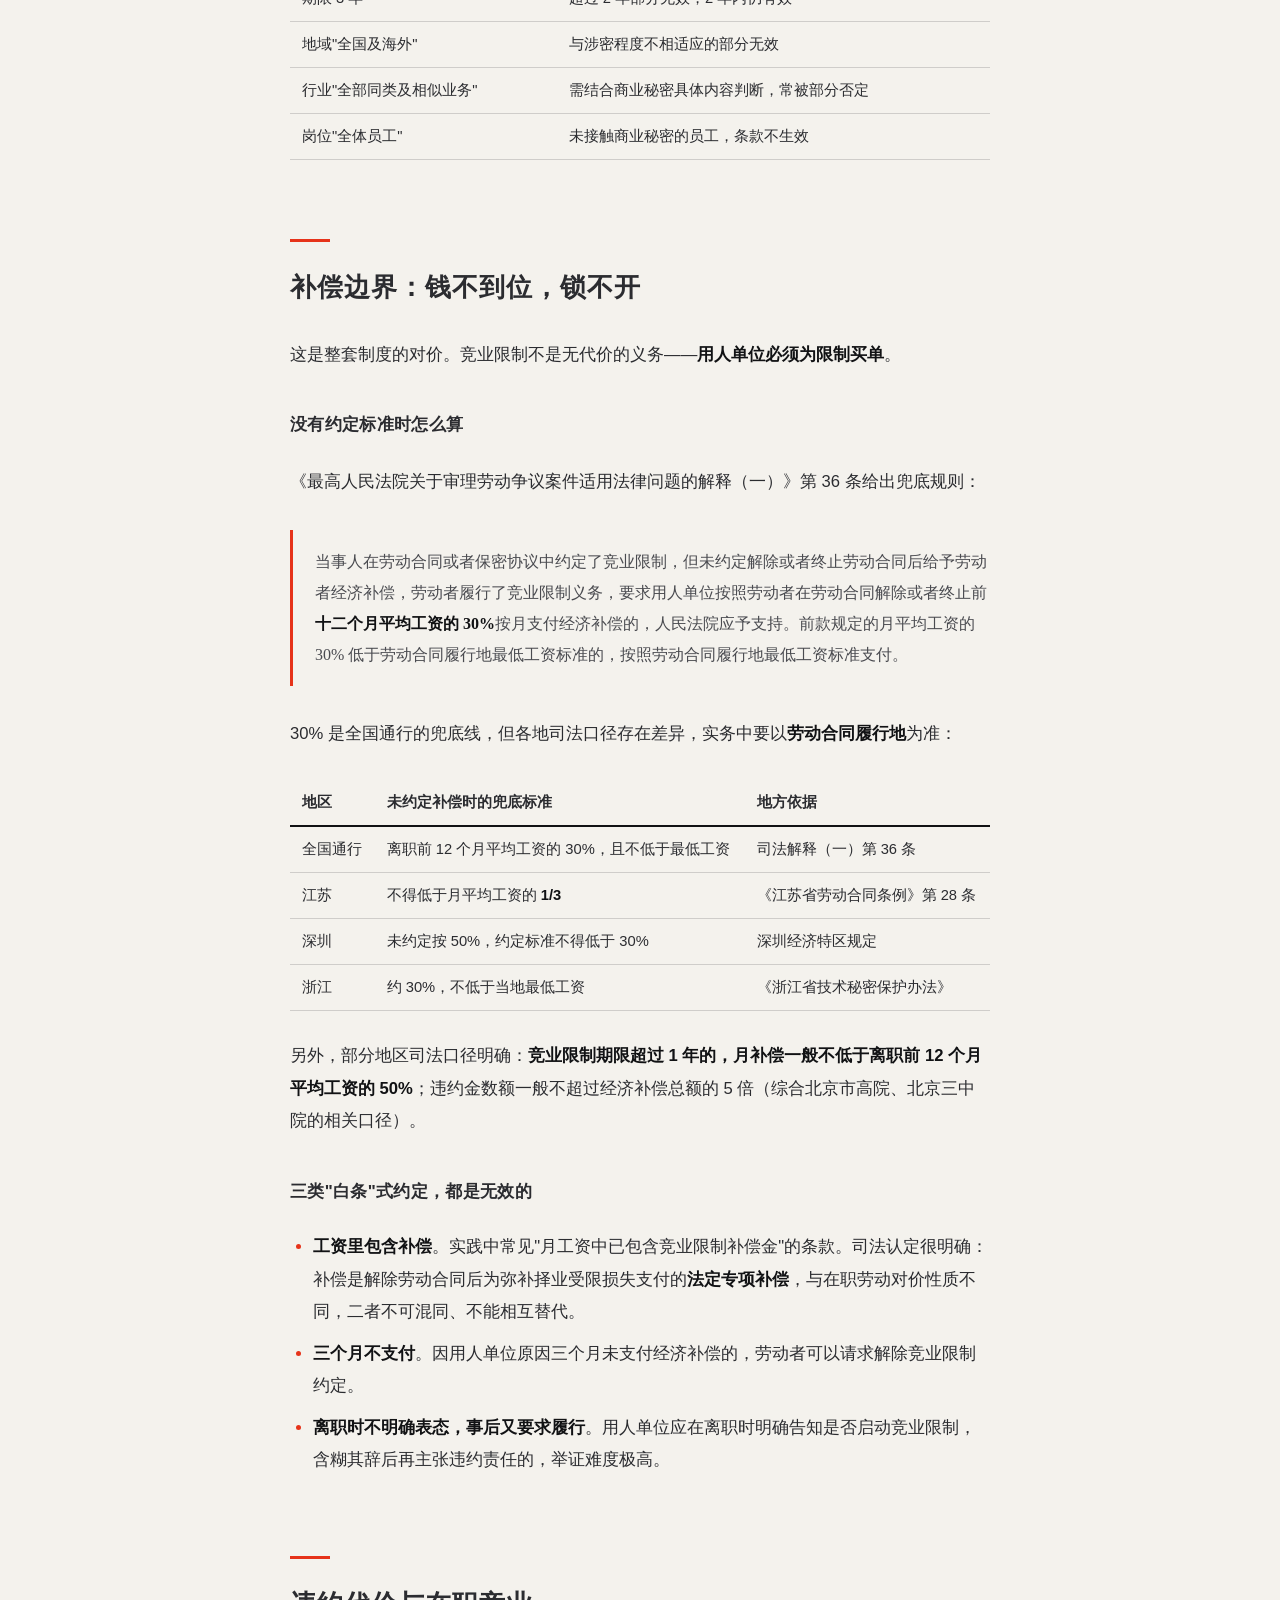
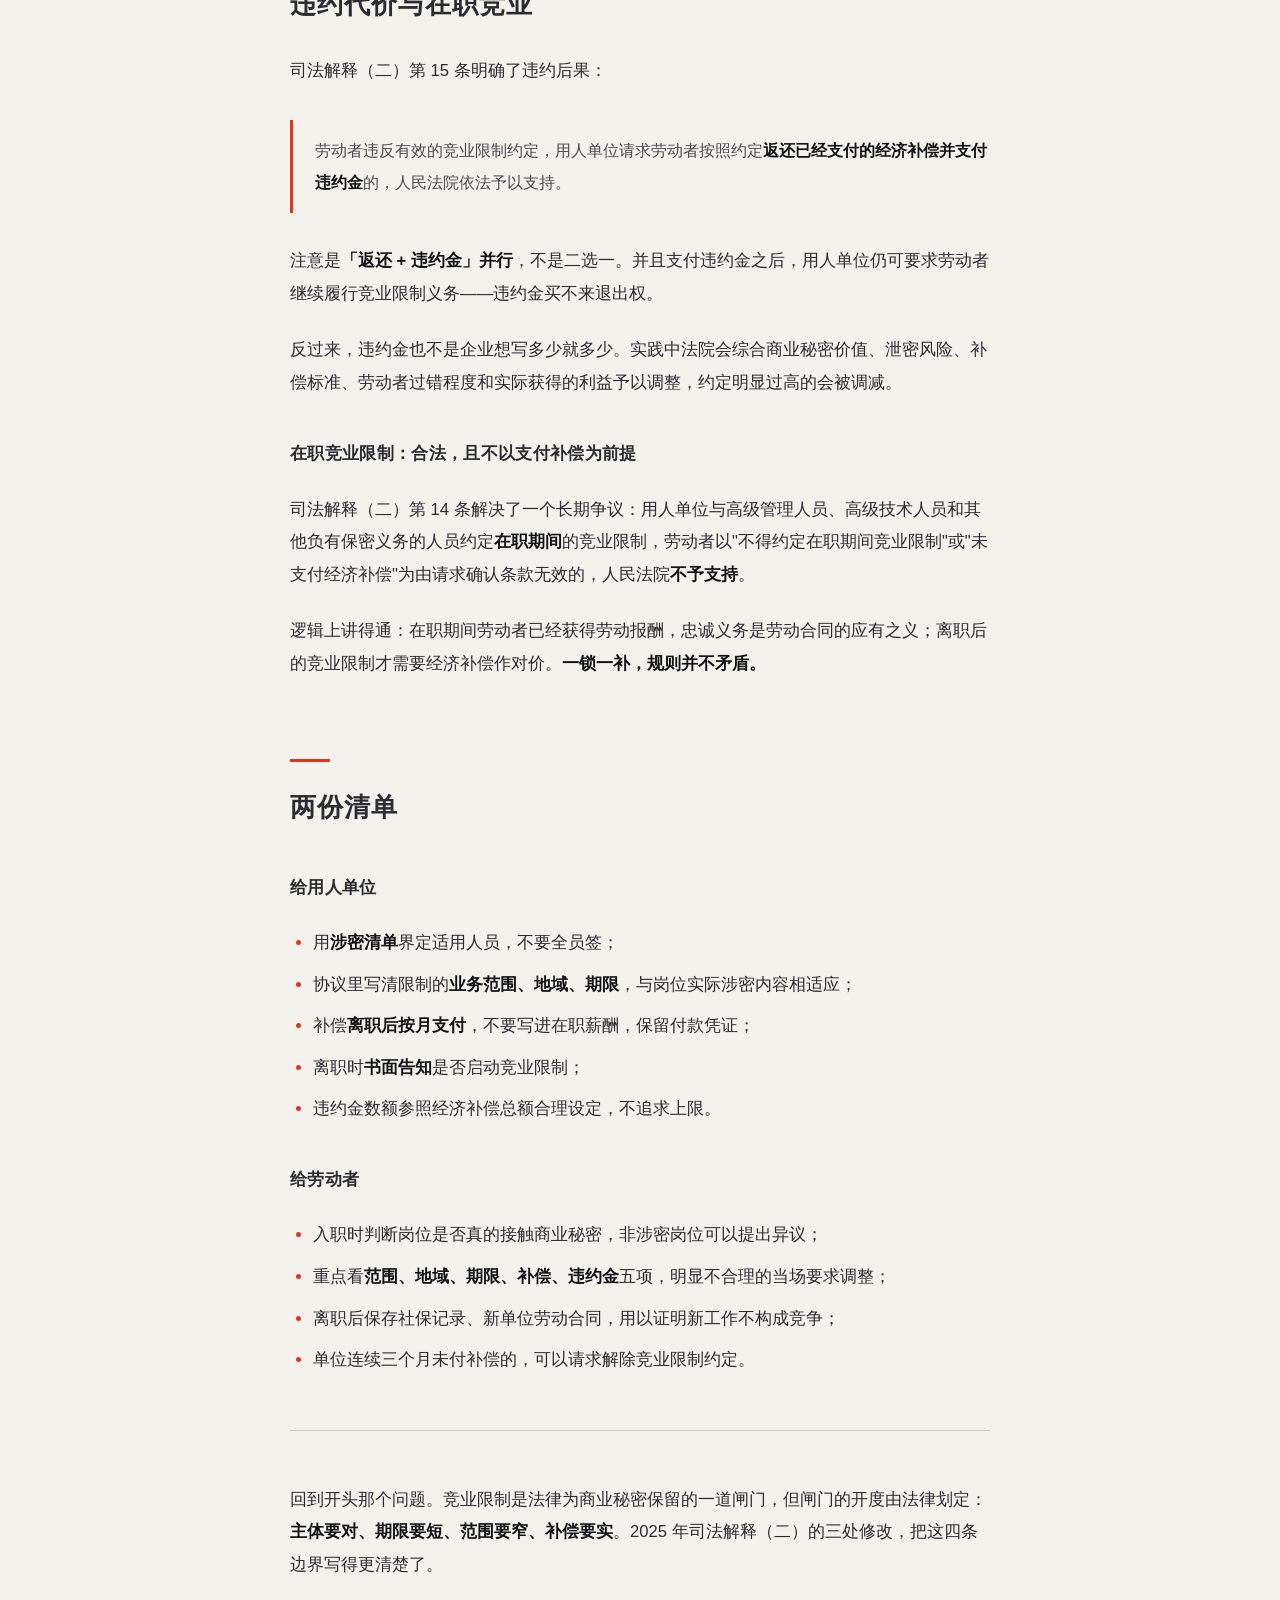
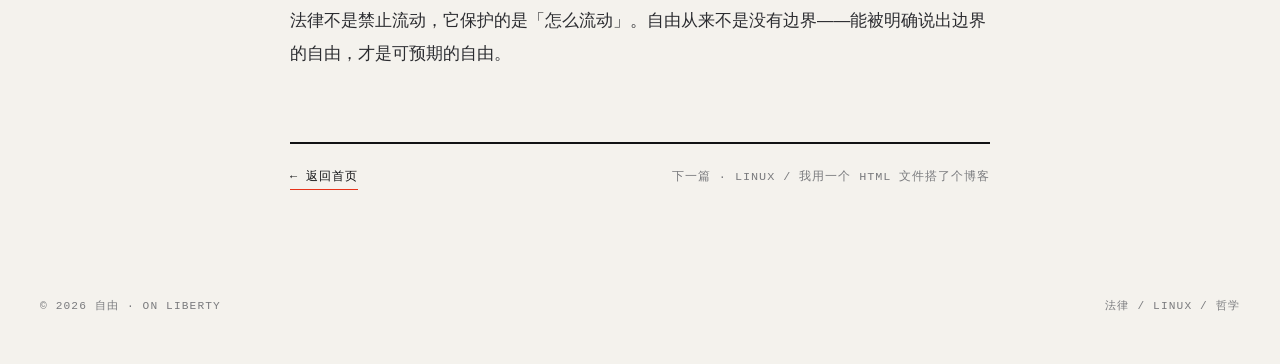
<file: articles/non-compete-boundary.html>
<!DOCTYPE html>
<html lang="zh-CN">
<head>
  <meta charset="UTF-8">
  <meta name="viewport" content="width=device-width, initial-scale=1.0">
  <title>竞业限制的边界 · 自由</title>
  <meta name="description" content="竞业限制是用经济补偿换取择业自由的制度。解读劳动合同法第23、24条与2025年司法解释（二）第13-15条，梳理主体、期限、范围、补偿四道边界。">
  <link rel="canonical" href="https://blog.lianglianglaw.cn/articles/non-compete-boundary.html">
  <meta property="og:type" content="article">
  <meta property="og:title" content="竞业限制的边界">
  <meta property="og:description" content="用经济补偿换取择业自由——四道边界，一条主线。">
  <meta name="theme-color" content="#111214">
  <link rel="stylesheet" href="../assets/style.css">
</head>
<body>

  <header class="site-header wrap">
    <a class="brand" href="../index.html">自由<i>.</i></a>
    <span class="header-meta">法律 · 自由的边界</span>
  </header>

  <main>
    <div class="article-wrap">
      <article>

        <header class="article-header">
          <p class="article-kicker">01 / LAW</p>
          <h1 class="article-title">竞业限制的边界</h1>
          <p class="article-meta">
            <span><time datetime="2026-11-15">2026.11.15</time></span>
            <span>约 10 分钟</span>
          </p>
        </header>

        <details class="toc" open>
          <summary>目录</summary>
          <ol>
            <li><a href="#origin">制度原点：用补偿换自由</a></li>
            <li><a href="#subject">主体边界：谁能被限制</a></li>
            <li><a href="#scope">范围与期限边界</a></li>
            <li><a href="#pay">补偿边界：钱不到位，锁不开</a></li>
            <li><a href="#breach">违约代价与在职竞业</a></li>
            <li><a href="#checklist">两份清单</a></li>
          </ol>
        </details>

        <div class="article-body">

          <p>近几年劳动争议里，竞业限制案件的增长幅度很显眼。一个前台离职，收到竞业限制通知；一名外卖骑手被告上法庭，理由是"违反竞业限制"。协议上写的是"不得进入同类行业"，签字时是入职流程的一部分，离职时才成为拦路的锁。</p>

          <p>问题不在于竞业限制本身，而在于边界。它限制的是<strong>择业自由</strong>——一项宪法层面的基本权利——而这种限制必须有明确的法律依据和对价。</p>

          <h2 id="origin">制度原点：用补偿换自由</h2>

          <p>《劳动合同法》第 23 条、第 24 条确立了这套制度，逻辑其实很朴素：<strong>用人单位用一段时期的经济补偿，换取劳动者在离职后一段时间内不进入竞争领域</strong>。</p>

          <blockquote>
            <p>对负有保密义务的劳动者，用人单位可以在劳动合同或者保密协议中与劳动者约定竞业限制条款，并约定在解除或者终止劳动合同后，在竞业限制期限内按月给予劳动者经济补偿。劳动者违反竞业限制约定的，应当按照约定向用人单位支付违约金。<br>——《劳动合同法》第 23 条</p>
          </blockquote>

          <p>拆开看，一份有效的竞业限制约定必须同时具备三个要件：</p>

          <table>
            <thead>
              <tr><th>要件</th><th>要求</th><th>缺了会怎样</th></tr>
            </thead>
            <tbody>
              <tr>
                <td><strong>主体</strong></td>
                <td>高级管理人员、高级技术人员、其他负有保密义务的人员</td>
                <td>未接触商业秘密的，条款不生效</td>
              </tr>
              <tr>
                <td><strong>期限</strong></td>
                <td>解除或终止劳动合同后，最长不超过 2 年</td>
                <td>超过部分无效</td>
              </tr>
              <tr>
                <td><strong>补偿</strong></td>
                <td>离职后按月支付经济补偿</td>
                <td>不支付的，劳动者可请求解除</td>
              </tr>
            </tbody>
          </table>

          <p>三者缺一，整条约定就可能被打掉，或者被削掉一部分。这两年司法实践的重心，正是在逐条给它们划定边界。</p>

          <h2 id="subject">主体边界：谁能被限制</h2>

          <p>《劳动合同法》第 24 条把人员范围写死了：高级管理人员、高级技术人员和其他负有保密义务的人员。也就是说，<strong>签了协议 ≠ 就一定受约束</strong>。</p>

          <p>2025 年 9 月 1 日施行的《最高人民法院关于审理劳动争议案件适用法律问题的解释（二）》（法释〔2025〕12 号）第 13 条把这条推到了更明确的位置：</p>

          <blockquote>
            <p>劳动者未知悉、接触用人单位的商业秘密和与知识产权相关的保密事项，劳动者请求确认竞业限制条款<strong>不生效</strong>的，人民法院依法予以支持。</p>
          </blockquote>

          <p>注意这里用的是<strong>「不生效」</strong>，不是「无效」。两者的法律后果差别很大：不生效是自始不发生效力，不需要任何人去撤销；无效则属于效力否定。这个用词上的收紧，意味着普通岗位的举证压力完全落在了用人单位一方——你得证明这个岗位确实接触了商业秘密。</p>

          <p>司法实践中已有明确示范。在一起物流公司案件中，公司要求普通岗位的货运司机签订《竞业禁止协议》，法院从商业秘密的<strong>非公知性、价值性、保密性</strong>三个要素逐一审查，认定公司未能证明劳动者知悉、接触商业秘密，故协议<strong>不发生法律效力</strong>。另一类常见争议——直播讲师、普通主播——也被认定不属于负有保密义务的人员，竞业限制约定对其无约束力。</p>

          <blockquote>
            <p><strong>划重点</strong>：企业全员签竞业限制协议，看似是防护墙，实则把大量无效条款写进了自己的制度里。劳动者离职后即便协议最终被判无效，维权付出的时间与精力成本也已经产生了。</p>
          </blockquote>

          <h2 id="scope">范围与期限边界</h2>

          <p>司法解释（二）第 13 条第 2 款处理的是「约定了，但约得过宽」的问题：</p>

          <blockquote>
            <p>竞业限制条款约定的竞业限制范围、地域、期限等内容与劳动者知悉、接触的商业秘密和与知识产权相关的保密事项<strong>不相适应</strong>，劳动者请求确认竞业限制条款<strong>超过合理比例部分无效</strong>的，人民法院依法予以支持。</p>
          </blockquote>

          <p>这条规则的精妙之处在于<strong>比例切割</strong>——不是整个条款一并作废，而是把超出合理范围的部分切掉。你限制的行业、地域、岗位，必须和员工实际接触到的那部分商业秘密相适应。一个只接触区域客户名单的员工，被限制在全国范围内从事所有行业，明显超出比例。</p>

          <p>期限则是法定硬上限：<strong>解除或终止劳动合同后不得超过 2 年</strong>。这是《劳动合同法》第 24 条的强制性规定，任何延长约定都不能对抗。</p>

          <table>
            <thead>
              <tr><th>条款写法</th><th>常见效力认定</th></tr>
            </thead>
            <tbody>
              <tr><td>期限 3 年</td><td>超过 2 年部分无效，2 年内仍有效</td></tr>
              <tr><td>地域"全国及海外"</td><td>与涉密程度不相适应的部分无效</td></tr>
              <tr><td>行业"全部同类及相似业务"</td><td>需结合商业秘密具体内容判断，常被部分否定</td></tr>
              <tr><td>岗位"全体员工"</td><td>未接触商业秘密的员工，条款不生效</td></tr>
            </tbody>
          </table>

          <h2 id="pay">补偿边界：钱不到位，锁不开</h2>

          <p>这是整套制度的对价。竞业限制不是无代价的义务——<strong>用人单位必须为限制买单</strong>。</p>

          <h3>没有约定标准时怎么算</h3>

          <p>《最高人民法院关于审理劳动争议案件适用法律问题的解释（一）》第 36 条给出兜底规则：</p>

          <blockquote>
            <p>当事人在劳动合同或者保密协议中约定了竞业限制，但未约定解除或者终止劳动合同后给予劳动者经济补偿，劳动者履行了竞业限制义务，要求用人单位按照劳动者在劳动合同解除或者终止前<strong>十二个月平均工资的 30%</strong>按月支付经济补偿的，人民法院应予支持。前款规定的月平均工资的 30% 低于劳动合同履行地最低工资标准的，按照劳动合同履行地最低工资标准支付。</p>
          </blockquote>

          <p>30% 是全国通行的兜底线，但各地司法口径存在差异，实务中要以<strong>劳动合同履行地</strong>为准：</p>

          <table>
            <thead>
              <tr><th>地区</th><th>未约定补偿时的兜底标准</th><th>地方依据</th></tr>
            </thead>
            <tbody>
              <tr><td>全国通行</td><td>离职前 12 个月平均工资的 30%，且不低于最低工资</td><td>司法解释（一）第 36 条</td></tr>
              <tr><td>江苏</td><td>不得低于月平均工资的 <strong>1/3</strong></td><td>《江苏省劳动合同条例》第 28 条</td></tr>
              <tr><td>深圳</td><td>未约定按 50%，约定标准不得低于 30%</td><td>深圳经济特区规定</td></tr>
              <tr><td>浙江</td><td>约 30%，不低于当地最低工资</td><td>《浙江省技术秘密保护办法》</td></tr>
            </tbody>
          </table>

          <p>另外，部分地区司法口径明确：<strong>竞业限制期限超过 1 年的，月补偿一般不低于离职前 12 个月平均工资的 50%</strong>；违约金数额一般不超过经济补偿总额的 5 倍（综合北京市高院、北京三中院的相关口径）。</p>

          <h3>三类"白条"式约定，都是无效的</h3>

          <ul>
            <li><strong>工资里包含补偿</strong>。实践中常见"月工资中已包含竞业限制补偿金"的条款。司法认定很明确：补偿是解除劳动合同后为弥补择业受限损失支付的<strong>法定专项补偿</strong>，与在职劳动对价性质不同，二者不可混同、不能相互替代。</li>
            <li><strong>三个月不支付</strong>。因用人单位原因三个月未支付经济补偿的，劳动者可以请求解除竞业限制约定。</li>
            <li><strong>离职时不明确表态，事后又要求履行</strong>。用人单位应在离职时明确告知是否启动竞业限制，含糊其辞后再主张违约责任的，举证难度极高。</li>
          </ul>

          <h2 id="breach">违约代价与在职竞业</h2>

          <p>司法解释（二）第 15 条明确了违约后果：</p>

          <blockquote>
            <p>劳动者违反有效的竞业限制约定，用人单位请求劳动者按照约定<strong>返还已经支付的经济补偿并支付违约金</strong>的，人民法院依法予以支持。</p>
          </blockquote>

          <p>注意是<strong>「返还 + 违约金」并行</strong>，不是二选一。并且支付违约金之后，用人单位仍可要求劳动者继续履行竞业限制义务——违约金买不来退出权。</p>

          <p>反过来，违约金也不是企业想写多少就多少。实践中法院会综合商业秘密价值、泄密风险、补偿标准、劳动者过错程度和实际获得的利益予以调整，约定明显过高的会被调减。</p>

          <h3>在职竞业限制：合法，且不以支付补偿为前提</h3>

          <p>司法解释（二）第 14 条解决了一个长期争议：用人单位与高级管理人员、高级技术人员和其他负有保密义务的人员约定<strong>在职期间</strong>的竞业限制，劳动者以"不得约定在职期间竞业限制"或"未支付经济补偿"为由请求确认条款无效的，人民法院<strong>不予支持</strong>。</p>

          <p>逻辑上讲得通：在职期间劳动者已经获得劳动报酬，忠诚义务是劳动合同的应有之义；离职后的竞业限制才需要经济补偿作对价。<strong>一锁一补，规则并不矛盾。</strong></p>

          <h2 id="checklist">两份清单</h2>

          <h3>给用人单位</h3>

          <ul>
            <li>用<strong>涉密清单</strong>界定适用人员，不要全员签；</li>
            <li>协议里写清限制的<strong>业务范围、地域、期限</strong>，与岗位实际涉密内容相适应；</li>
            <li>补偿<strong>离职后按月支付</strong>，不要写进在职薪酬，保留付款凭证；</li>
            <li>离职时<strong>书面告知</strong>是否启动竞业限制；</li>
            <li>违约金数额参照经济补偿总额合理设定，不追求上限。</li>
          </ul>

          <h3>给劳动者</h3>

          <ul>
            <li>入职时判断岗位是否真的接触商业秘密，非涉密岗位可以提出异议；</li>
            <li>重点看<strong>范围、地域、期限、补偿、违约金</strong>五项，明显不合理的当场要求调整；</li>
            <li>离职后保存社保记录、新单位劳动合同，用以证明新工作不构成竞争；</li>
            <li>单位连续三个月未付补偿的，可以请求解除竞业限制约定。</li>
          </ul>

          <hr>

          <p>回到开头那个问题。竞业限制是法律为商业秘密保留的一道闸门，但闸门的开度由法律划定：<strong>主体要对、期限要短、范围要窄、补偿要实</strong>。2025 年司法解释（二）的三处修改，把这四条边界写得更清楚了。</p>

          <p>法律不是禁止流动，它保护的是「怎么流动」。自由从来不是没有边界——能被明确说出边界的自由，才是可预期的自由。</p>

        </div>

        <nav class="article-nav">
          <a href="../index.html">← 返回首页</a>
          <span class="nav-next">下一篇 · LINUX / 我用一个 HTML 文件搭了个博客</span>
        </nav>

      </article>
    </div>
  </main>

  <footer class="site-footer wrap">
    <span>© 2026 自由 · ON LIBERTY</span>
    <span>法律 / LINUX / 哲学</span>
  </footer>

</body>
</html>
</file>
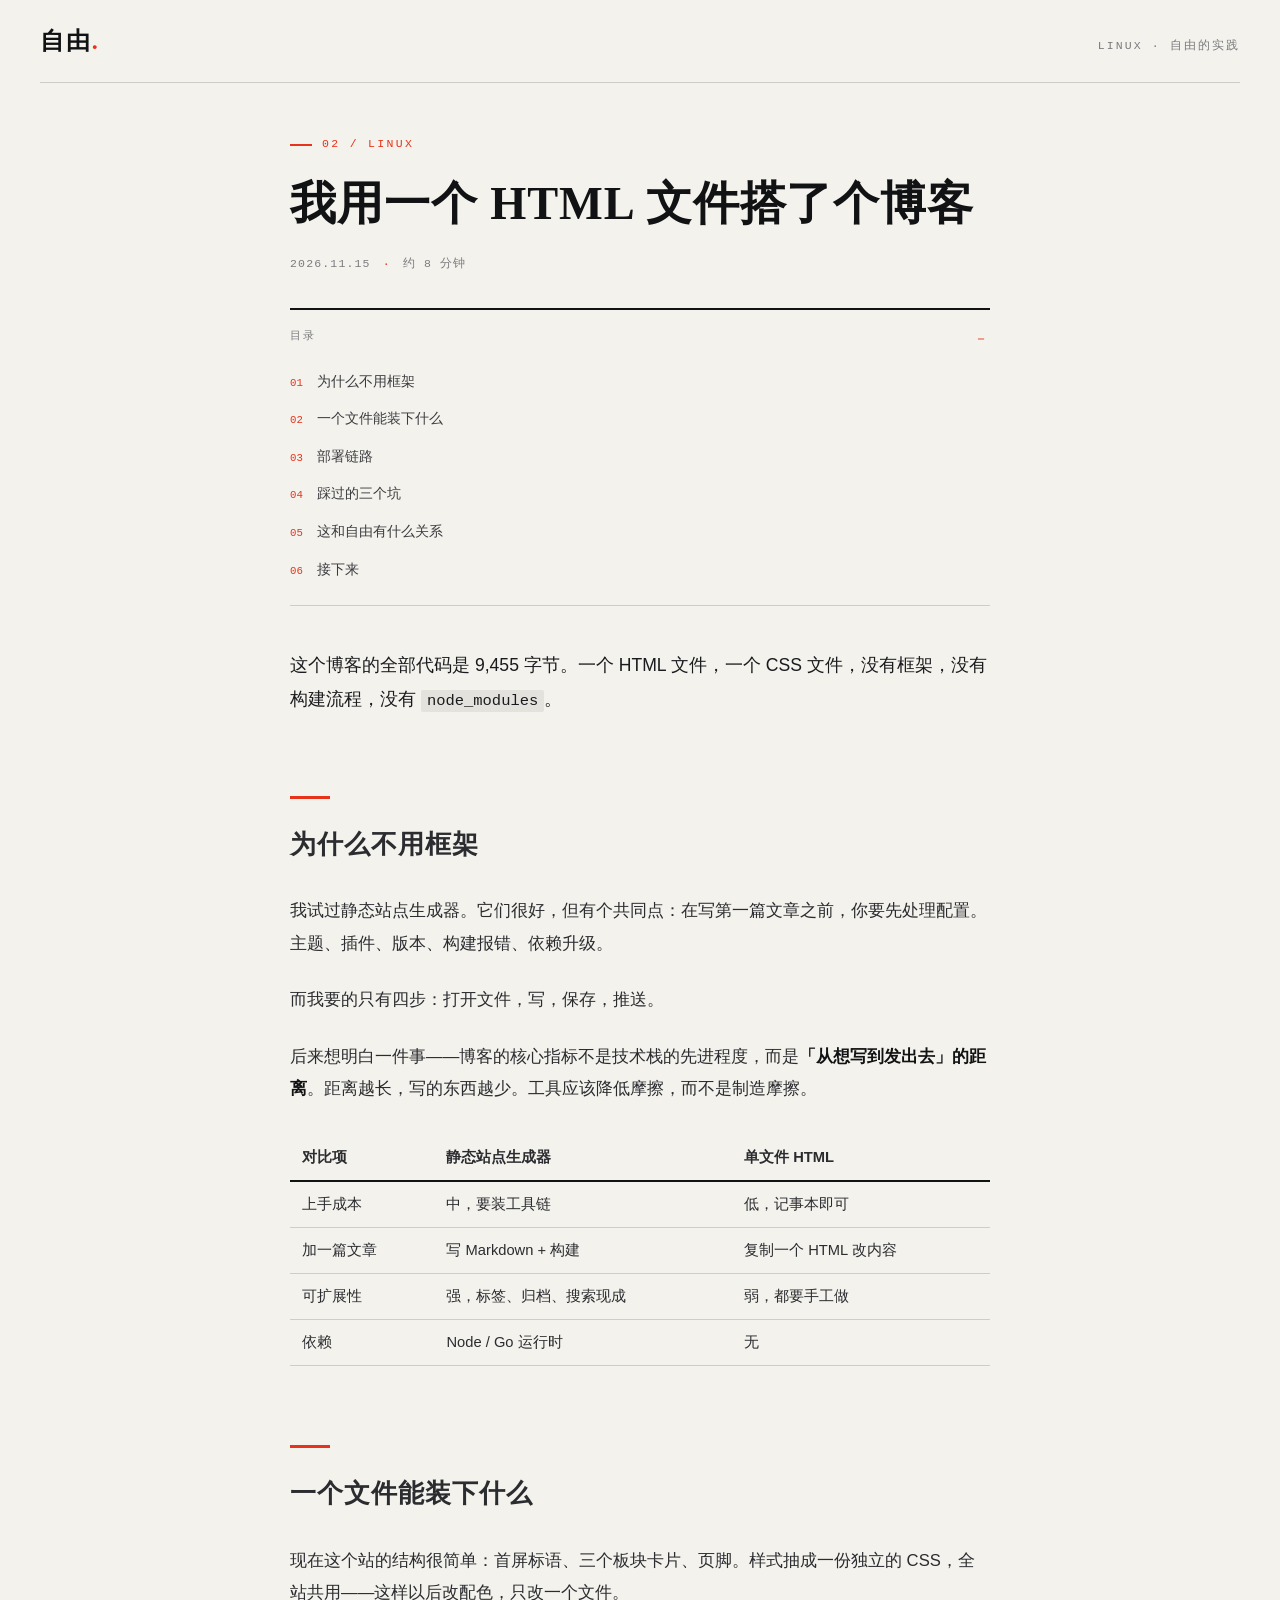
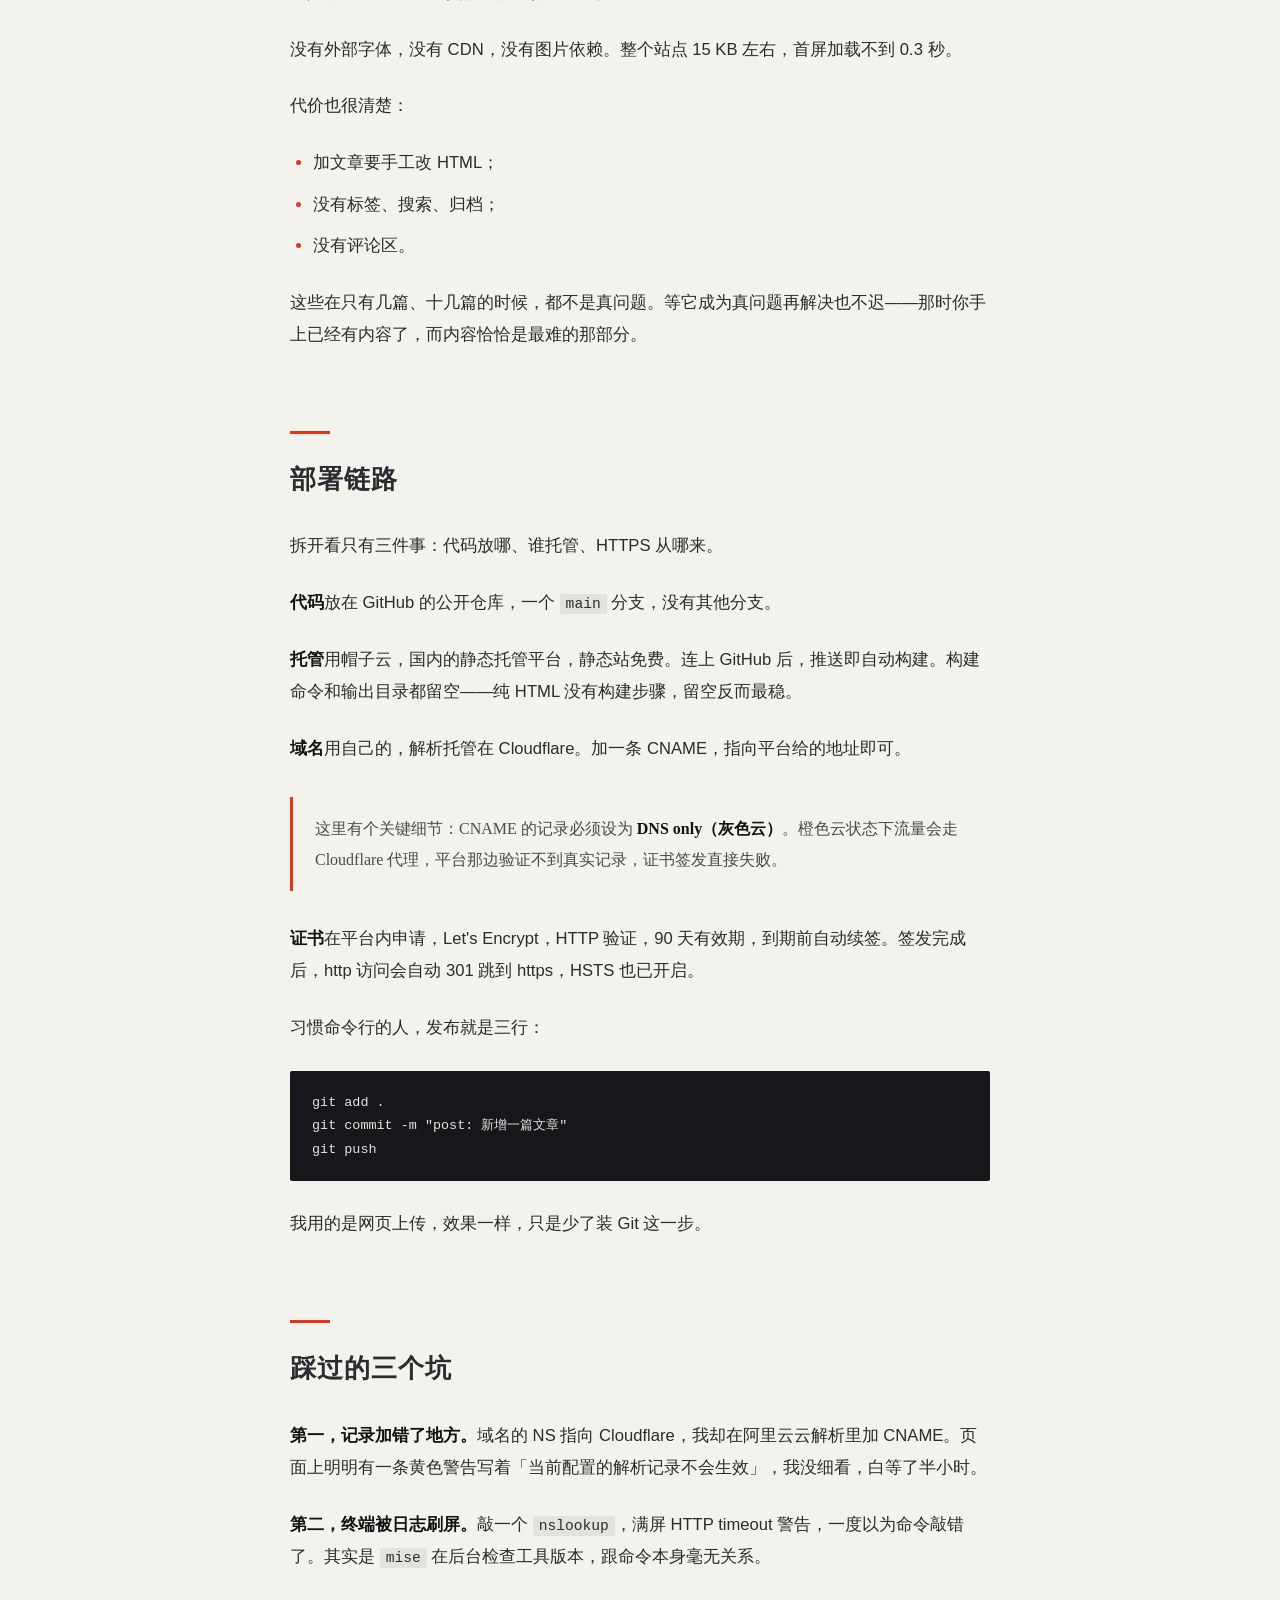
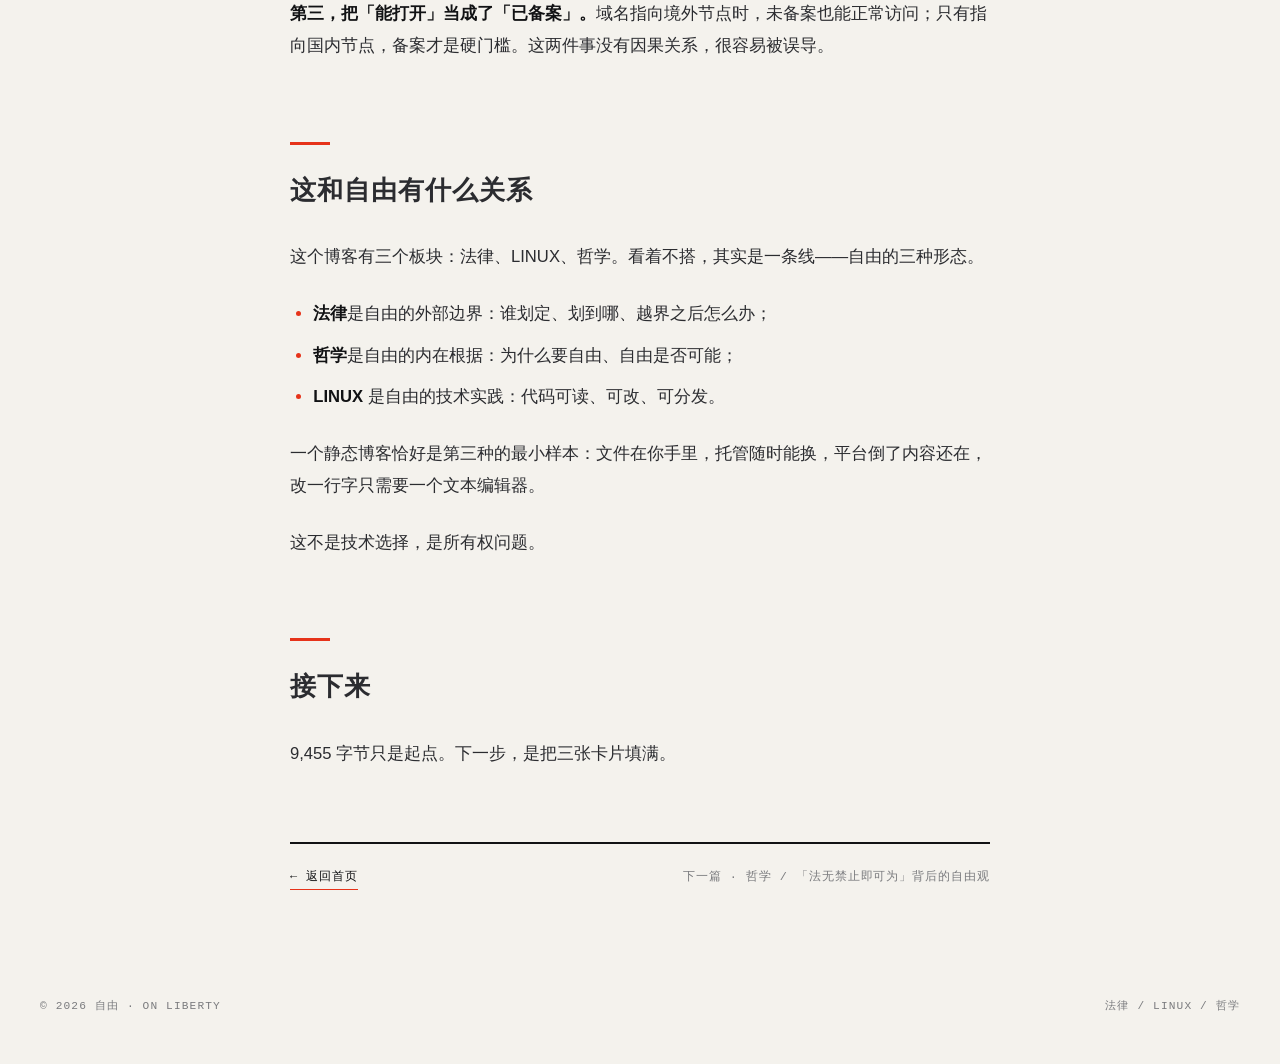
<file: articles/one-html-blog.html>
<!DOCTYPE html>
<html lang="zh-CN">
<head>
  <meta charset="UTF-8">
  <meta name="viewport" content="width=device-width, initial-scale=1.0">
  <title>我用一个 HTML 文件搭了个博客 · 自由</title>
  <meta name="description" content="9455 字节，没有框架，没有构建流程。记录一个静态博客从代码到上线的完整链路，以及踩过的三个坑。">
  <link rel="canonical" href="https://blog.lianglianglaw.cn/articles/one-html-blog.html">
  <meta property="og:type" content="article">
  <meta property="og:title" content="我用一个 HTML 文件搭了个博客">
  <meta property="og:description" content="9455 字节，没有框架，没有构建流程。">
  <meta name="theme-color" content="#111214">
  <link rel="stylesheet" href="../assets/style.css">
</head>
<body>

  <header class="site-header wrap">
    <a class="brand" href="../index.html">自由<i>.</i></a>
    <span class="header-meta">LINUX · 自由的实践</span>
  </header>

  <main>
    <div class="article-wrap">
      <article>

        <header class="article-header">
          <p class="article-kicker">02 / LINUX</p>
          <h1 class="article-title">我用一个 HTML 文件搭了个博客</h1>
          <p class="article-meta">
            <span><time datetime="2026-11-15">2026.11.15</time></span>
            <span>约 8 分钟</span>
          </p>
        </header>

        <details class="toc" open>
          <summary>目录</summary>
          <ol>
            <li><a href="#why-framework">为什么不用框架</a></li>
            <li><a href="#what-fits">一个文件能装下什么</a></li>
            <li><a href="#pipeline">部署链路</a></li>
            <li><a href="#pitfalls">踩过的三个坑</a></li>
            <li><a href="#freedom">这和自由有什么关系</a></li>
            <li><a href="#next">接下来</a></li>
          </ol>
        </details>

        <div class="article-body">

          <p>这个博客的全部代码是 9,455 字节。一个 HTML 文件，一个 CSS 文件，没有框架，没有构建流程，没有 <code>node_modules</code>。</p>

          <h2 id="why-framework">为什么不用框架</h2>

          <p>我试过静态站点生成器。它们很好，但有个共同点：在写第一篇文章之前，你要先处理配置。主题、插件、版本、构建报错、依赖升级。</p>

          <p>而我要的只有四步：打开文件，写，保存，推送。</p>

          <p>后来想明白一件事——博客的核心指标不是技术栈的先进程度，而是<strong>「从想写到发出去」的距离</strong>。距离越长，写的东西越少。工具应该降低摩擦，而不是制造摩擦。</p>

          <table>
            <thead>
              <tr><th>对比项</th><th>静态站点生成器</th><th>单文件 HTML</th></tr>
            </thead>
            <tbody>
              <tr><td>上手成本</td><td>中，要装工具链</td><td>低，记事本即可</td></tr>
              <tr><td>加一篇文章</td><td>写 Markdown + 构建</td><td>复制一个 HTML 改内容</td></tr>
              <tr><td>可扩展性</td><td>强，标签、归档、搜索现成</td><td>弱，都要手工做</td></tr>
              <tr><td>依赖</td><td>Node / Go 运行时</td><td>无</td></tr>
            </tbody>
          </table>

          <h2 id="what-fits">一个文件能装下什么</h2>

          <p>现在这个站的结构很简单：首屏标语、三个板块卡片、页脚。样式抽成一份独立的 CSS，全站共用——这样以后改配色，只改一个文件。</p>

          <p>没有外部字体，没有 CDN，没有图片依赖。整个站点 15 KB 左右，首屏加载不到 0.3 秒。</p>

          <p>代价也很清楚：</p>

          <ul>
            <li>加文章要手工改 HTML；</li>
            <li>没有标签、搜索、归档；</li>
            <li>没有评论区。</li>
          </ul>

          <p>这些在只有几篇、十几篇的时候，都不是真问题。等它成为真问题再解决也不迟——那时你手上已经有内容了，而内容恰恰是最难的那部分。</p>

          <h2 id="pipeline">部署链路</h2>

          <p>拆开看只有三件事：代码放哪、谁托管、HTTPS 从哪来。</p>

          <p><strong>代码</strong>放在 GitHub 的公开仓库，一个 <code>main</code> 分支，没有其他分支。</p>

          <p><strong>托管</strong>用帽子云，国内的静态托管平台，静态站免费。连上 GitHub 后，推送即自动构建。构建命令和输出目录都留空——纯 HTML 没有构建步骤，留空反而最稳。</p>

          <p><strong>域名</strong>用自己的，解析托管在 Cloudflare。加一条 CNAME，指向平台给的地址即可。</p>

          <blockquote>
            <p>这里有个关键细节：CNAME 的记录必须设为 <strong>DNS only（灰色云）</strong>。橙色云状态下流量会走 Cloudflare 代理，平台那边验证不到真实记录，证书签发直接失败。</p>
          </blockquote>

          <p><strong>证书</strong>在平台内申请，Let's Encrypt，HTTP 验证，90 天有效期，到期前自动续签。签发完成后，http 访问会自动 301 跳到 https，HSTS 也已开启。</p>

          <p>习惯命令行的人，发布就是三行：</p>

          <pre><code>git add .
git commit -m "post: 新增一篇文章"
git push</code></pre>

          <p>我用的是网页上传，效果一样，只是少了装 Git 这一步。</p>

          <h2 id="pitfalls">踩过的三个坑</h2>

          <p><strong>第一，记录加错了地方。</strong>域名的 NS 指向 Cloudflare，我却在阿里云云解析里加 CNAME。页面上明明有一条黄色警告写着「当前配置的解析记录不会生效」，我没细看，白等了半小时。</p>

          <p><strong>第二，终端被日志刷屏。</strong>敲一个 <code>nslookup</code>，满屏 HTTP timeout 警告，一度以为命令敲错了。其实是 <code>mise</code> 在后台检查工具版本，跟命令本身毫无关系。</p>

          <p><strong>第三，把「能打开」当成了「已备案」。</strong>域名指向境外节点时，未备案也能正常访问；只有指向国内节点，备案才是硬门槛。这两件事没有因果关系，很容易被误导。</p>

          <h2 id="freedom">这和自由有什么关系</h2>

          <p>这个博客有三个板块：法律、LINUX、哲学。看着不搭，其实是一条线——自由的三种形态。</p>

          <ul>
            <li><strong>法律</strong>是自由的外部边界：谁划定、划到哪、越界之后怎么办；</li>
            <li><strong>哲学</strong>是自由的内在根据：为什么要自由、自由是否可能；</li>
            <li><strong>LINUX</strong> 是自由的技术实践：代码可读、可改、可分发。</li>
          </ul>

          <p>一个静态博客恰好是第三种的最小样本：文件在你手里，托管随时能换，平台倒了内容还在，改一行字只需要一个文本编辑器。</p>

          <p>这不是技术选择，是所有权问题。</p>

          <h2 id="next">接下来</h2>

          <p>9,455 字节只是起点。下一步，是把三张卡片填满。</p>

        </div>

        <nav class="article-nav">
          <a href="../index.html">← 返回首页</a>
          <span class="nav-next">下一篇 · 哲学 / 「法无禁止即可为」背后的自由观</span>
        </nav>

      </article>
    </div>
  </main>

  <footer class="site-footer wrap">
    <span>© 2026 自由 · ON LIBERTY</span>
    <span>法律 / LINUX / 哲学</span>
  </footer>

</body>
</html>
</file>
<file: assets/style.css>
/* =========================================================
   自由 · On Liberty — 全站样式
   三色体系：纸白 / 墨黑 / 朱红
   排版：衬线标题 + 等宽编号，细线分割，大留白
   ========================================================= */

:root {
  --paper: #F4F2ED;   /* 纸白 */
  --ink:   #111214;   /* 墨黑 */
  --red:   #E6331A;   /* 朱红 */
  --white: #FBF9F4;
  --muted: #7A7B7E;
  --line:  rgba(17, 18, 20, .16);
  --serif: "Noto Serif SC", "Source Han Serif SC", "Songti SC", "STSong", "SimSun", serif;
  --sans:  -apple-system, BlinkMacSystemFont, "PingFang SC", "Microsoft YaHei", "Helvetica Neue", Arial, sans-serif;
  --mono:  "SF Mono", "JetBrains Mono", "Roboto Mono", Consolas, "Courier New", monospace;
}

* { box-sizing: border-box; margin: 0; padding: 0; }
html { scroll-behavior: smooth; }
body {
  background: var(--paper);
  color: var(--ink);
  font-family: var(--sans);
  line-height: 1.6;
  -webkit-font-smoothing: antialiased;
  text-rendering: optimizeLegibility;
}
.wrap { max-width: 1200px; margin: 0 auto; padding: 0 clamp(20px, 5vw, 64px); }

/* ---------- 页眉 ---------- */
.site-header {
  display: flex; align-items: baseline; justify-content: space-between;
  padding: 22px 0; border-bottom: 1px solid var(--line);
}
.brand {
  font-family: var(--serif); font-size: 1.5rem; font-weight: 700;
  letter-spacing: .08em; color: var(--ink); text-decoration: none;
}
.brand i { color: var(--red); font-style: normal; }
.header-meta {
  font-family: var(--mono); font-size: .72rem; letter-spacing: .18em;
  color: var(--muted); text-transform: uppercase;
}

/* ---------- 首屏 ---------- */
.hero { background: var(--ink); color: var(--white); }
.hero-inner { padding: clamp(64px, 10vw, 120px) 0 clamp(52px, 8vw, 92px); }
.eyebrow {
  display: flex; align-items: center; gap: 12px;
  font-family: var(--mono); font-size: .75rem; letter-spacing: .22em;
  color: var(--red); text-transform: uppercase;
}
.eyebrow::before { content: ""; width: 28px; height: 2px; background: var(--red); }
.hero-title {
  font-family: var(--serif); font-weight: 600;
  font-size: clamp(5rem, 16vw, 12rem); line-height: .98;
  letter-spacing: .04em; margin: 34px 0 22px;
}
.hero-title span { color: var(--red); }
.hero-sub {
  font-family: var(--serif); letter-spacing: .06em;
  font-size: clamp(1.1rem, 2.4vw, 1.75rem); color: rgba(251, 249, 244, .86);
}
.hero-bottom {
  margin-top: clamp(48px, 7vw, 84px); padding-top: 24px;
  border-top: 1px solid rgba(251, 249, 244, .18);
  display: flex; flex-wrap: wrap; gap: 28px;
  align-items: flex-end; justify-content: space-between;
}
.quote {
  font-family: var(--serif); font-size: .95rem; line-height: 1.9;
  color: rgba(251, 249, 244, .64); max-width: 34ch;
}
.quote cite {
  display: block; margin-top: 10px; font-style: normal;
  font-family: var(--mono); font-size: .7rem; letter-spacing: .12em; color: var(--red);
}
.hero-tags {
  display: flex; gap: 14px; flex-wrap: wrap;
  font-family: var(--mono); font-size: .78rem; letter-spacing: .12em;
  color: rgba(251, 249, 244, .8);
}
.hero-tags span + span::before { content: "/"; margin-right: 14px; color: var(--red); }

/* ---------- 板块 ---------- */
.sections-head {
  display: flex; align-items: baseline; justify-content: space-between;
  padding: 56px 0 18px; border-bottom: 2px solid var(--ink);
}
.sections-head h2 { font-family: var(--serif); font-size: 1.35rem; letter-spacing: .06em; }
.sections-head span {
  font-family: var(--mono); font-size: .72rem;
  letter-spacing: .16em; color: var(--muted);
}
.grid {
  display: grid; grid-template-columns: repeat(3, 1fr);
  border-bottom: 1px solid var(--line);
}
.card {
  display: flex; flex-direction: column; min-height: 380px;
  padding: 34px 32px 38px; border-left: 1px solid var(--line);
  transition: background .25s ease;
}
.card:first-child { border-left: none; padding-left: 0; }
.card:last-child { padding-right: 0; }
.card:hover { background: rgba(230, 51, 26, .045); }
.card-top {
  display: flex; align-items: center; justify-content: space-between;
  font-family: var(--mono); font-size: .72rem; letter-spacing: .14em;
}
.num { color: var(--red); font-size: .9rem; }
.status {
  color: var(--muted); border: 1px solid var(--line);
  border-radius: 100px; padding: 3px 10px; font-size: .65rem; letter-spacing: .08em;
}
.card h3 {
  font-family: var(--serif); font-size: clamp(2rem, 3.4vw, 2.75rem);
  letter-spacing: .06em; margin: 30px 0 4px; position: relative; width: fit-content;
}
.card h3::after {
  content: ""; position: absolute; left: 0; bottom: -6px;
  width: 0; height: 2px; background: var(--red); transition: width .3s ease;
}
.card:hover h3::after { width: 100%; }
.card .en {
  font-family: var(--mono); font-size: .72rem; letter-spacing: .16em;
  color: var(--muted); text-transform: uppercase;
}
.card .desc {
  margin-top: 22px; max-width: 30ch;
  font-size: .95rem; line-height: 1.85; color: #3B3C40;
}

/* 卡片内的文章列表 */
.post-list {
  margin-top: auto; padding-top: 18px;
  border-top: 1px dashed var(--line);
  list-style: none;
}
.post-list li {
  display: flex; gap: 10px; align-items: baseline;
  padding: 7px 0;
}
.post-list time {
  flex: none; font-family: var(--mono);
  font-size: .67rem; letter-spacing: .04em; color: var(--muted);
}
.post-list a {
  color: var(--ink); text-decoration: none;
  font-size: .93rem; line-height: 1.6;
  border-bottom: 1px solid transparent;
  transition: color .2s ease, border-color .2s ease;
}
.post-list a:hover { color: var(--red); border-bottom-color: var(--red); }
.post-empty {
  padding: 7px 0; font-family: var(--mono);
  font-size: .72rem; letter-spacing: .1em; color: var(--muted);
}

/* ---------- 页脚 ---------- */
.site-footer {
  display: flex; flex-wrap: wrap; gap: 12px; justify-content: space-between;
  padding: 28px 0 48px;
  font-family: var(--mono); font-size: .7rem; letter-spacing: .1em; color: var(--muted);
}

/* =========================================================
   文章页
   ========================================================= */
.article-wrap {
  max-width: 780px; margin: 0 auto;
  padding: 0 clamp(20px, 5vw, 40px) 80px;
}
.article-header { padding: 52px 0 34px; }
.article-kicker {
  display: flex; align-items: center; gap: 10px;
  font-family: var(--mono); font-size: .72rem; letter-spacing: .2em;
  color: var(--red); text-transform: uppercase;
}
.article-kicker::before { content: ""; width: 22px; height: 2px; background: var(--red); }
.article-title {
  font-family: var(--serif); font-weight: 600;
  font-size: clamp(1.9rem, 4.6vw, 2.9rem); line-height: 1.28;
  letter-spacing: .02em; margin: 20px 0 22px;
}
.article-meta {
  display: flex; flex-wrap: wrap; gap: 12px;
  font-family: var(--mono); font-size: .72rem; letter-spacing: .1em;
  color: var(--muted);
}
.article-meta span + span::before { content: "·"; margin-right: 12px; color: var(--red); }

/* 折叠目录（无 JS） */
.toc {
  margin: 0 0 8px; padding: 18px 0;
  border-top: 2px solid var(--ink); border-bottom: 1px solid var(--line);
}
.toc summary {
  cursor: pointer; list-style: none;
  font-family: var(--mono); font-size: .7rem; letter-spacing: .18em;
  color: var(--muted); text-transform: uppercase;
}
.toc summary::-webkit-details-marker { display: none; }
.toc summary::after { content: "＋"; float: right; color: var(--red); font-size: .9rem; }
.toc[open] summary::after { content: "－"; }
.toc ol { list-style: none; padding: 0; margin: 16px 0 0; counter-reset: t; }
.toc li { counter-increment: t; padding: 6px 0; }
.toc li::before {
  content: counter(t, decimal-leading-zero);
  font-family: var(--mono); font-size: .67rem;
  color: var(--red); margin-right: 14px;
}
.toc a { text-decoration: none; font-size: .9rem; color: #3B3C40; }
.toc a:hover { color: var(--red); }

/* 正文 */
.article-body {
  padding: 8px 0 0;
  font-size: 1.04rem; line-height: 1.95; color: #2B2C30;
  overflow-wrap: break-word;
}
.article-body > p:first-of-type { font-size: 1.1rem; color: #1A1B1E; }
.article-body p { margin: 1.45em 0; }
.article-body h2 {
  font-family: var(--serif); font-weight: 600;
  font-size: clamp(1.35rem, 2.6vw, 1.6rem); letter-spacing: .04em;
  margin: 3.1em 0 1em; padding-top: 24px; position: relative;
}
.article-body h2::before {
  content: ""; position: absolute; top: 0; left: 0;
  width: 40px; height: 3px; background: var(--red);
}
.article-body h3 {
  font-size: 1.06rem; font-weight: 700;
  margin: 2.2em 0 .7em; letter-spacing: .02em;
}
.article-body ul, .article-body ol { margin: 1.4em 0; padding-left: 1.4em; }
.article-body li { margin: .55em 0; }
.article-body li::marker { color: var(--red); }
.article-body strong { font-weight: 700; color: var(--ink); }
.article-body a {
  color: var(--ink); text-decoration: underline;
  text-decoration-color: var(--red); text-decoration-thickness: 1px;
  text-underline-offset: 3px;
}
.article-body a:hover { color: var(--red); }
.article-body blockquote {
  margin: 2em 0; padding: 6px 0 6px 22px;
  border-left: 3px solid var(--red);
  font-family: var(--serif); font-size: 1rem; line-height: 1.95; color: #4A4B50;
}
.article-body blockquote p { margin: .6em 0; }
.article-body hr { border: none; border-top: 1px solid var(--line); margin: 3.2em 0; }

/* 表格 */
.article-body table {
  width: 100%; border-collapse: collapse;
  margin: 2em 0; font-size: .92rem; line-height: 1.7;
}
.article-body th {
  text-align: left; font-weight: 700;
  padding: 10px 12px; border-bottom: 2px solid var(--ink);
}
.article-body td {
  padding: 10px 12px; border-bottom: 1px solid var(--line);
  vertical-align: top;
}

/* 代码 */
.article-body code {
  font-family: var(--mono); font-size: .88em;
  background: rgba(17, 18, 20, .07); padding: 2px 6px; border-radius: 2px;
}
.article-body pre {
  background: #16171A; color: #E6E4DE;
  padding: 20px 22px; margin: 2em 0; border-radius: 2px;
  overflow-x: auto;
  font-family: var(--mono); font-size: .84rem; line-height: 1.75;
}
.article-body pre code { background: none; padding: 0; font-size: inherit; color: inherit; }

/* 文末导航 */
.article-nav {
  display: flex; flex-wrap: wrap; gap: 16px;
  justify-content: space-between; align-items: baseline;
  margin-top: 72px; padding-top: 24px;
  border-top: 2px solid var(--ink);
  font-family: var(--mono); font-size: .74rem; letter-spacing: .08em;
}
.article-nav a {
  color: var(--ink); text-decoration: none;
  border-bottom: 1px solid var(--red); padding-bottom: 2px;
}
.article-nav a:hover { color: var(--red); }
.article-nav .nav-next { color: var(--muted); }

/* ---------- 响应式 ---------- */
@media (max-width: 860px) {
  .grid { grid-template-columns: 1fr; }
  .card, .card:first-child, .card:last-child {
    border-left: none; border-top: 1px solid var(--line);
    padding: 30px 0 34px; min-height: 0;
  }
  .card:first-child { border-top: none; }
  .post-list { margin-top: 20px; }
  .hero-bottom { align-items: flex-start; flex-direction: column; }
  .article-header { padding: 36px 0 26px; }
  .article-nav { flex-direction: column; align-items: flex-start; }
  .article-body { font-size: 1rem; }
  /* 窄屏下压缩表格内外边距，避免多列表格被挤成竖排 */
  .article-body table { font-size: .84rem; }
  .article-body th, .article-body td { padding: 9px 8px; }
}
</file>
